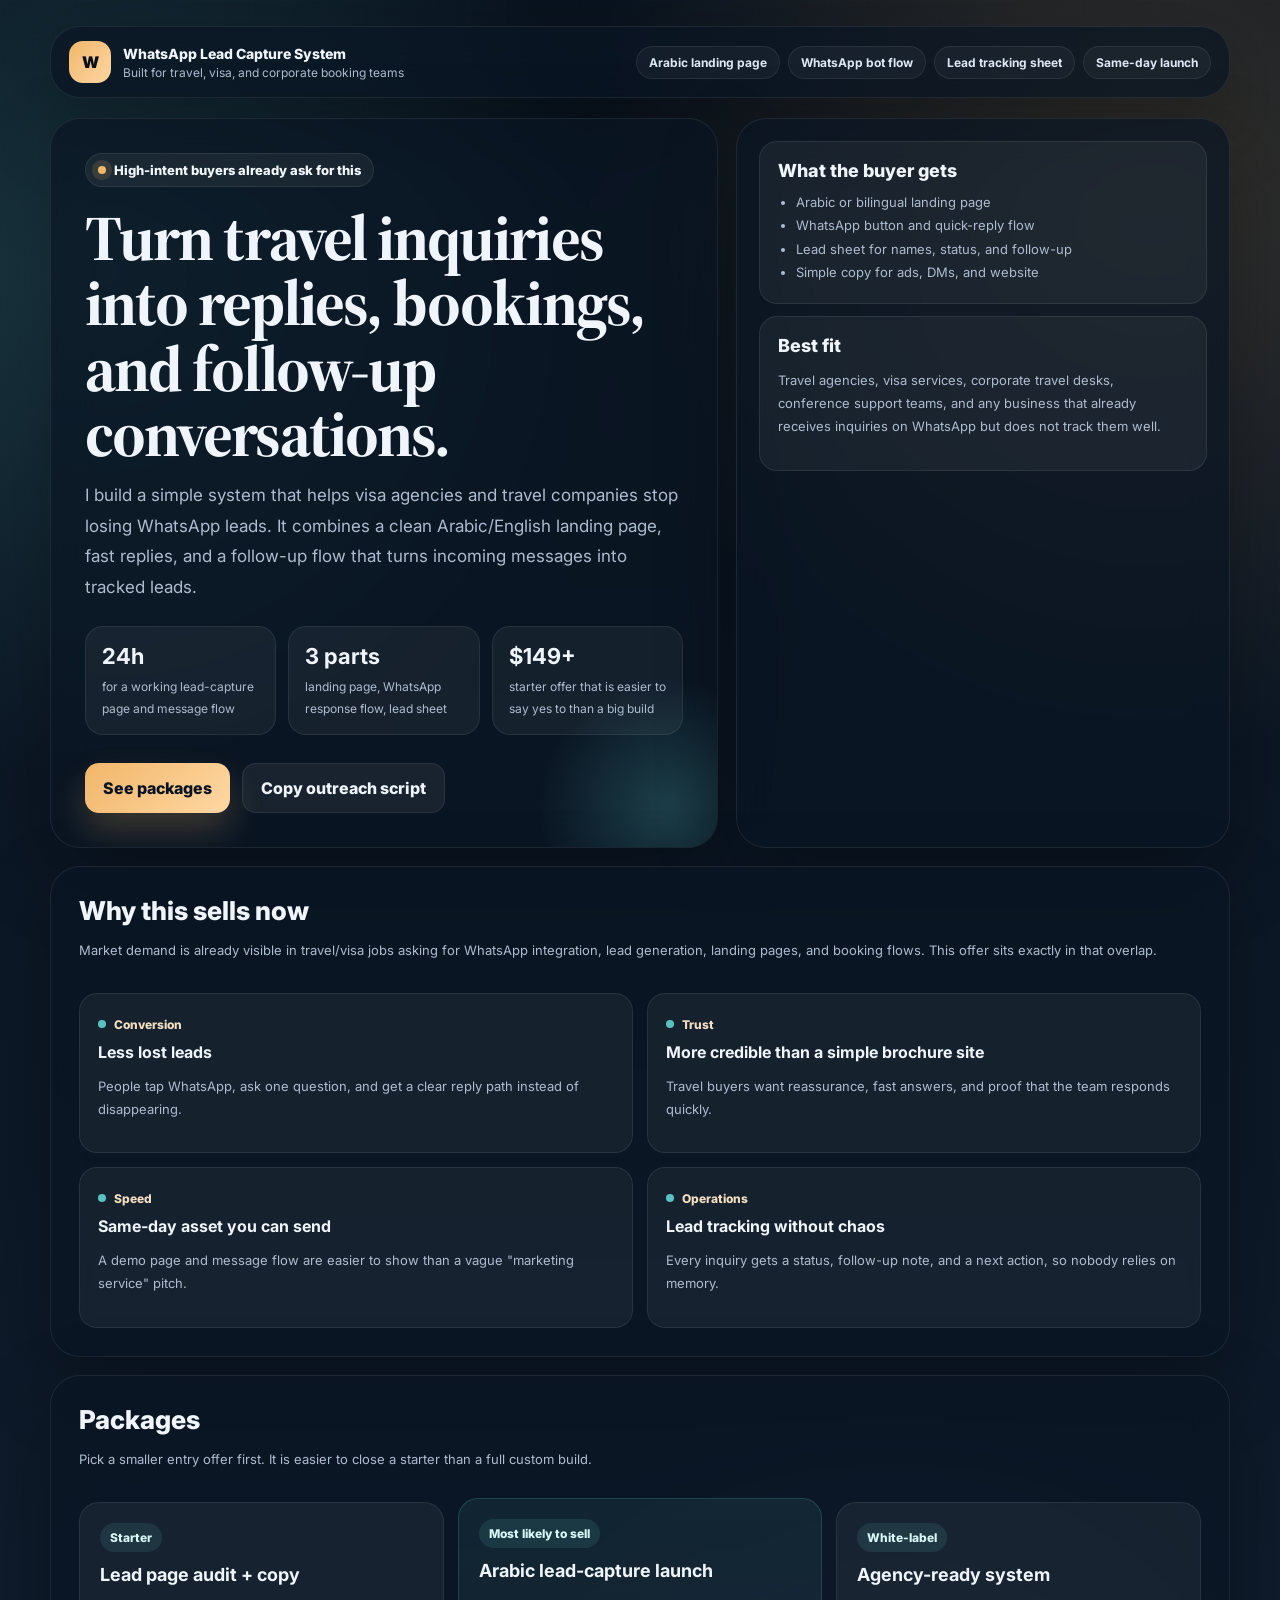
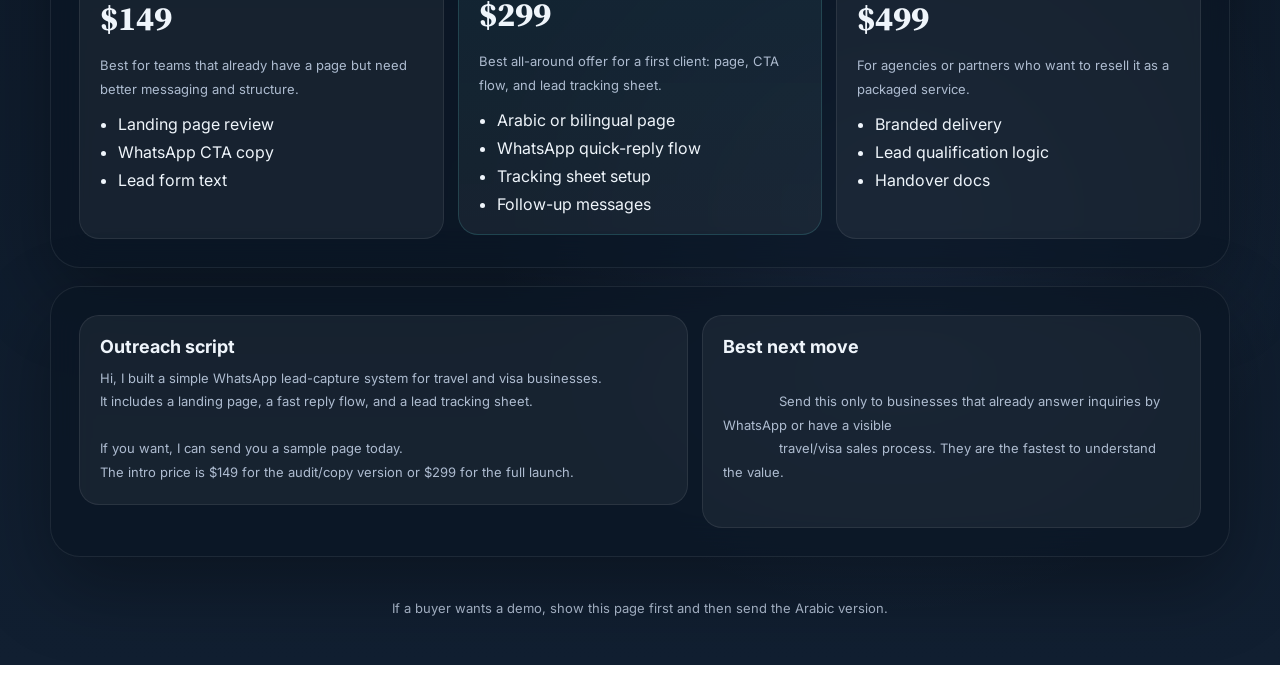
<file: index.html>
<!doctype html>
<html lang="en">
  <head>
    <meta charset="UTF-8" />
    <meta http-equiv="refresh" content="0; url=lead-capture.html" />
    <meta name="viewport" content="width=device-width, initial-scale=1.0" />
    <title>Visa Traffic Lab</title>
  </head>
  <body>
    <p>
      <a href="lead-capture.html">Open the WhatsApp lead-capture demo</a>
    </p>
  </body>
</html>
</file>
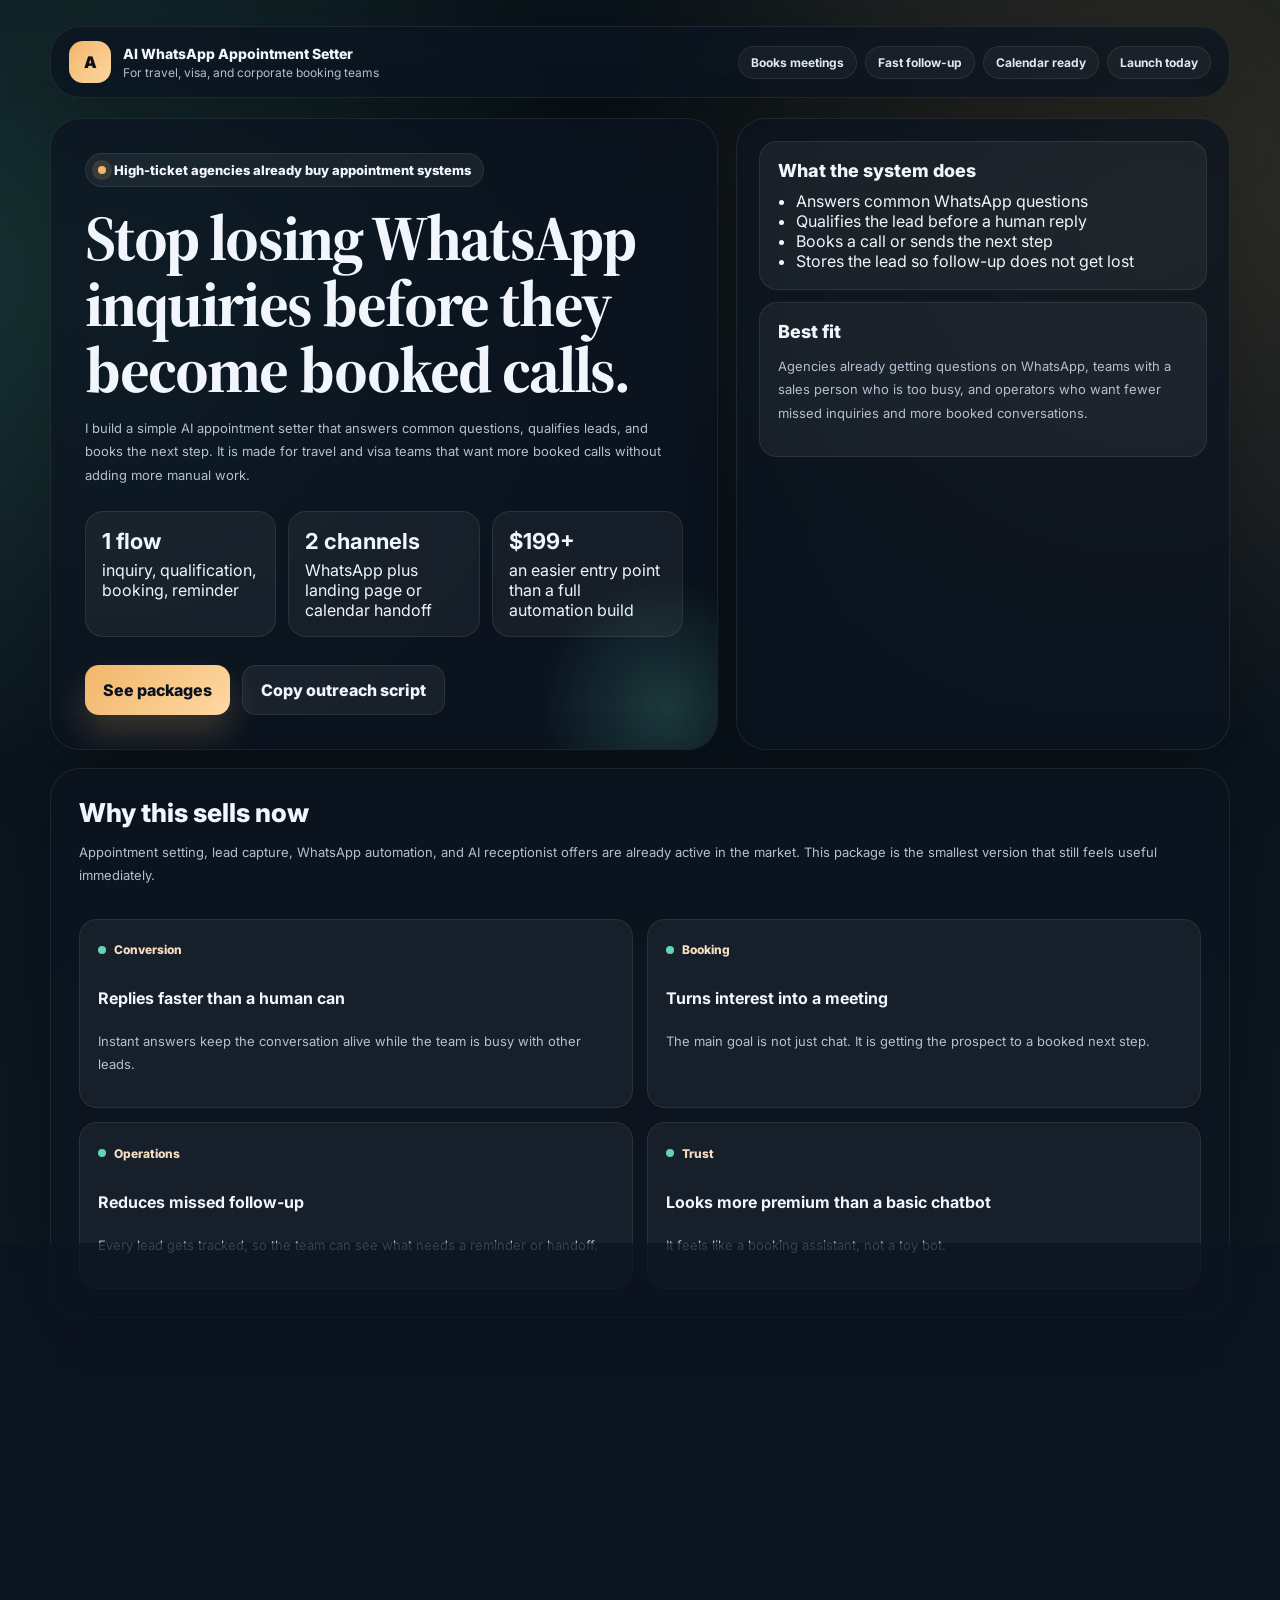
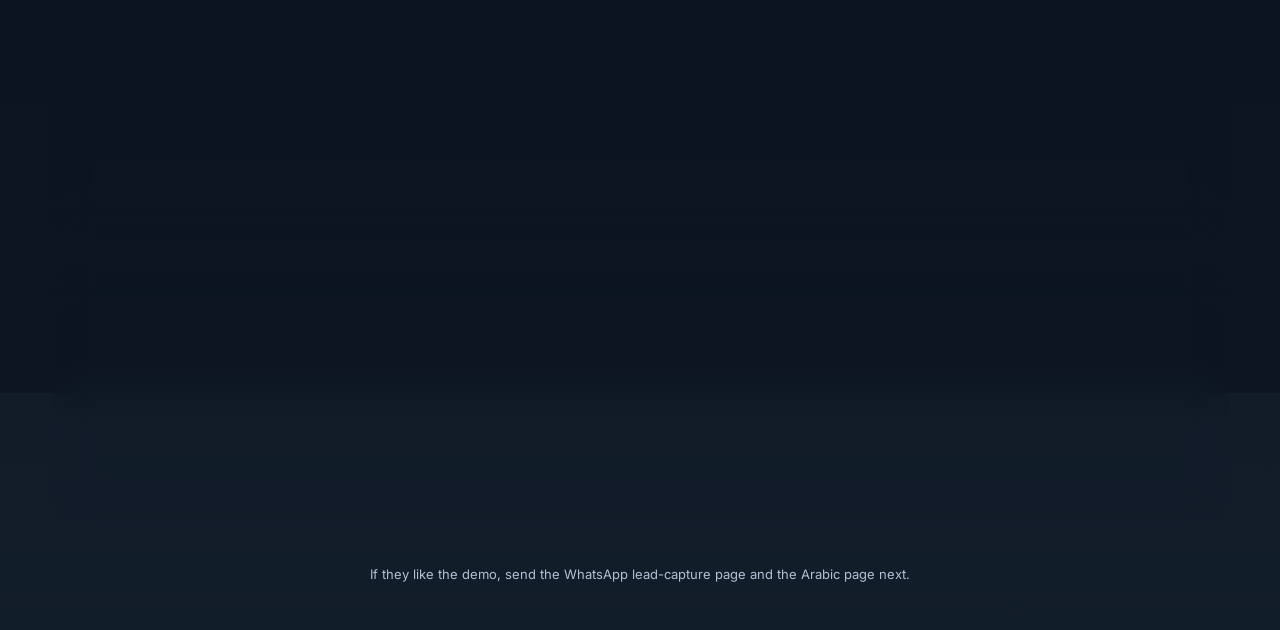
<file: appointment-setter.html>
<!doctype html>
<html lang="en">
  <head>
    <meta charset="UTF-8" />
    <meta name="viewport" content="width=device-width, initial-scale=1.0" />
    <title>AI WhatsApp Appointment Setter for Travel & Visa Teams</title>
    <link rel="preconnect" href="https://fonts.googleapis.com" />
    <link rel="preconnect" href="https://fonts.gstatic.com" crossorigin />
    <link
      href="https://fonts.googleapis.com/css2?family=Inter:wght@400;500;600;700;800;900&family=Source+Serif+4:wght@600;700;800&display=swap"
      rel="stylesheet"
    />
    <style>
      :root {
        --bg: #081219;
        --bg-2: #121d2a;
        --panel: rgba(12, 20, 31, 0.74);
        --line: rgba(255, 255, 255, 0.08);
        --text: #f0f6fb;
        --muted: #b2c0d2;
        --accent: #f1b66a;
        --accent-2: #63d3b7;
        --shadow: 0 28px 80px rgba(0, 0, 0, 0.32);
        --radius-xl: 30px;
      }

      * { box-sizing: border-box; }
      html { scroll-behavior: smooth; }
      body {
        margin: 0;
        min-height: 100vh;
        color: var(--text);
        font-family: Inter, system-ui, -apple-system, BlinkMacSystemFont, "Segoe UI", sans-serif;
        background:
          radial-gradient(circle at 8% 12%, rgba(99, 211, 183, 0.18), transparent 22%),
          radial-gradient(circle at 90% 8%, rgba(241, 182, 106, 0.18), transparent 24%),
          linear-gradient(180deg, var(--bg) 0%, var(--bg-2) 100%);
      }
      body::before {
        content: "";
        position: fixed;
        inset: 0;
        pointer-events: none;
        background-image:
          linear-gradient(rgba(255, 255, 255, 0.03) 1px, transparent 1px),
          linear-gradient(90deg, rgba(255, 255, 255, 0.03) 1px, transparent 1px);
        background-size: 36px 36px;
        mask-image: linear-gradient(180deg, rgba(0, 0, 0, 0.24), transparent 82%);
      }
      .wrap {
        width: min(1180px, calc(100% - 32px));
        margin: 0 auto;
        padding: 26px 0 40px;
        position: relative;
        z-index: 1;
      }
      .topbar, .panel {
        border-radius: var(--radius-xl);
        border: 1px solid rgba(255, 255, 255, 0.08);
        background: var(--panel);
        backdrop-filter: blur(20px);
        box-shadow: var(--shadow);
      }
      .topbar {
        display: flex; align-items: center; justify-content: space-between; gap: 16px; padding: 14px 18px;
      }
      .brand { display: flex; align-items: center; gap: 12px; }
      .mark {
        width: 42px; height: 42px; border-radius: 14px; display: grid; place-items: center; font-weight: 900;
        color: #08111c; background: linear-gradient(135deg, var(--accent), #ffd8a3);
      }
      .brand h1 { margin: 0; font-size: 14px; font-weight: 800; }
      .brand p { margin: 3px 0 0; font-size: 12px; color: var(--muted); }
      .badges { display: flex; flex-wrap: wrap; gap: 8px; }
      .badge {
        padding: 8px 12px; border-radius: 999px; border: 1px solid var(--line); background: rgba(255,255,255,0.04);
        color: #dfe9f6; font-size: 12px; font-weight: 700;
      }
      .hero { margin-top: 20px; display: grid; grid-template-columns: 1.15fr 0.85fr; gap: 18px; }
      .hero-main { padding: 34px; position: relative; overflow: hidden; }
      .hero-main::after {
        content: ""; position: absolute; inset: auto -90px -100px auto; width: 280px; height: 280px; border-radius: 50%;
        background: radial-gradient(circle, rgba(99, 211, 183, 0.2), transparent 65%);
      }
      .eyebrow {
        display: inline-flex; align-items: center; gap: 8px; padding: 8px 12px; border-radius: 999px;
        background: rgba(255,255,255,0.06); border: 1px solid rgba(255,255,255,0.08); color: #f2f7fc;
        font-size: 13px; font-weight: 800;
      }
      .dot { width: 8px; height: 8px; border-radius: 50%; background: var(--accent); box-shadow: 0 0 0 6px rgba(241,182,106,0.14); }
      h2 {
        margin: 18px 0 14px; font-family: "Source Serif 4", Georgia, serif;
        font-size: clamp(36px, 6vw, 64px); line-height: 1.03; letter-spacing: -0.03em;
      }
      .lede, .card p, .feature p, .price p, .section-head p, .script-box pre, .note p, .footer {
        color: var(--muted); line-height: 1.8; font-size: 13px;
      }
      .stat-row { display: grid; grid-template-columns: repeat(3, minmax(0, 1fr)); gap: 12px; margin-top: 24px; }
      .stat { padding: 16px; border-radius: 18px; background: rgba(255,255,255,0.05); border: 1px solid var(--line); }
      .stat strong { display: block; margin-bottom: 6px; font-size: 22px; }
      .cta-row { display: flex; flex-wrap: wrap; gap: 12px; margin-top: 28px; }
      .btn {
        display: inline-flex; align-items: center; justify-content: center; gap: 10px; padding: 14px 18px;
        border-radius: 14px; text-decoration: none; font-weight: 800;
      }
      .btn-primary { color: #08111c; background: linear-gradient(135deg, var(--accent), #ffd8a3); box-shadow: 0 18px 34px rgba(241,182,106,0.22); }
      .btn-secondary { color: var(--text); background: rgba(255,255,255,0.06); border: 1px solid var(--line); }
      .hero-side { padding: 22px; display: grid; gap: 12px; align-content: start; }
      .card, .feature, .price, .script-box, .note {
        padding: 18px; border-radius: 18px; background: rgba(255,255,255,0.05); border: 1px solid var(--line);
      }
      .card h3, .section-head h3, .script-box h4, .note h4 { margin: 0 0 10px; font-size: 18px; font-weight: 800; }
      .mini-list { margin: 0; padding-left: 18px; }
      .section { margin-top: 18px; padding: 28px; }
      .section-head { display: flex; align-items: flex-end; justify-content: space-between; gap: 16px; margin-bottom: 18px; }
      .section-head h3 { font-size: 26px; }
      .grid-2 { display: grid; grid-template-columns: repeat(2, minmax(0, 1fr)); gap: 14px; }
      .tag { display: inline-flex; align-items: center; gap: 8px; font-size: 12px; font-weight: 800; color: #f4dec1; margin-bottom: 10px; }
      .tag::before { content: ""; width: 8px; height: 8px; border-radius: 50%; background: var(--accent-2); }
      .pricing { display: grid; grid-template-columns: repeat(3, minmax(0, 1fr)); gap: 14px; }
      .label { display: inline-flex; padding: 7px 10px; border-radius: 999px; font-size: 12px; font-weight: 800; color: #d9f7f7; background: rgba(99,211,183,0.12); }
      .amount { margin: 10px 0 8px; font-family: "Source Serif 4", Georgia, serif; font-size: 34px; font-weight: 800; }
      .price ul { margin: 0; padding-left: 18px; display: grid; gap: 8px; }
      .bottom { display: grid; grid-template-columns: 1.1fr 0.9fr; gap: 14px; }
      .footer { margin-top: 22px; padding: 18px 8px 4px; text-align: center; }
      @media (max-width: 980px) {
        .hero, .bottom, .pricing, .stat-row, .grid-2 { grid-template-columns: 1fr; }
        .section-head, .topbar { flex-direction: column; align-items: flex-start; }
      }
      @media (max-width: 640px) {
        .wrap { width: min(100% - 18px, 1180px); padding: 10px 0 26px; }
        .hero-main, .section, .hero-side { padding: 22px; }
        h2 { font-size: 34px; }
        .section-head h3 { font-size: 22px; }
        .btn { width: 100%; }
      }
    </style>
  </head>
  <body>
    <div class="wrap">
      <header class="topbar panel">
        <div class="brand">
          <div class="mark">A</div>
          <div>
            <h1>AI WhatsApp Appointment Setter</h1>
            <p>For travel, visa, and corporate booking teams</p>
          </div>
        </div>
        <div class="badges">
          <div class="badge">Books meetings</div>
          <div class="badge">Fast follow-up</div>
          <div class="badge">Calendar ready</div>
          <div class="badge">Launch today</div>
        </div>
      </header>

      <section class="hero">
        <div class="hero-main panel">
          <div class="eyebrow"><span class="dot"></span> High-ticket agencies already buy appointment systems</div>
          <h2>Stop losing WhatsApp inquiries before they become booked calls.</h2>
          <p class="lede">
            I build a simple AI appointment setter that answers common questions, qualifies leads,
            and books the next step. It is made for travel and visa teams that want more booked
            calls without adding more manual work.
          </p>

          <div class="stat-row">
            <div class="stat">
              <strong>1 flow</strong>
              <span>inquiry, qualification, booking, reminder</span>
            </div>
            <div class="stat">
              <strong>2 channels</strong>
              <span>WhatsApp plus landing page or calendar handoff</span>
            </div>
            <div class="stat">
              <strong>$199+</strong>
              <span>an easier entry point than a full automation build</span>
            </div>
          </div>

          <div class="cta-row">
            <a class="btn btn-primary" href="#pricing">See packages</a>
            <a class="btn btn-secondary" href="#script">Copy outreach script</a>
          </div>
        </div>

        <aside class="hero-side panel">
          <div class="card">
            <h3>What the system does</h3>
            <ul class="mini-list">
              <li>Answers common WhatsApp questions</li>
              <li>Qualifies the lead before a human reply</li>
              <li>Books a call or sends the next step</li>
              <li>Stores the lead so follow-up does not get lost</li>
            </ul>
          </div>
          <div class="card">
            <h3>Best fit</h3>
            <p>
              Agencies already getting questions on WhatsApp, teams with a sales person who is too
              busy, and operators who want fewer missed inquiries and more booked conversations.
            </p>
          </div>
        </aside>
      </section>

      <section class="section panel">
        <div class="section-head">
          <div>
            <h3>Why this sells now</h3>
            <p>
              Appointment setting, lead capture, WhatsApp automation, and AI receptionist offers are
              already active in the market. This package is the smallest version that still feels
              useful immediately.
            </p>
          </div>
        </div>
        <div class="grid-2">
          <div class="feature">
            <div class="tag">Conversion</div>
            <h4>Replies faster than a human can</h4>
            <p>Instant answers keep the conversation alive while the team is busy with other leads.</p>
          </div>
          <div class="feature">
            <div class="tag">Booking</div>
            <h4>Turns interest into a meeting</h4>
            <p>The main goal is not just chat. It is getting the prospect to a booked next step.</p>
          </div>
          <div class="feature">
            <div class="tag">Operations</div>
            <h4>Reduces missed follow-up</h4>
            <p>Every lead gets tracked, so the team can see what needs a reminder or handoff.</p>
          </div>
          <div class="feature">
            <div class="tag">Trust</div>
            <h4>Looks more premium than a basic chatbot</h4>
            <p>It feels like a booking assistant, not a toy bot.</p>
          </div>
        </div>
      </section>

      <section class="section panel" id="pricing">
        <div class="section-head">
          <div>
            <h3>Packages</h3>
            <p>Lead with the easiest version first, then offer the full booking build after they say yes.</p>
          </div>
        </div>
        <div class="pricing">
          <article class="price">
            <span class="label">Starter</span>
            <h4>Booking script + flow</h4>
            <div class="amount">$199</div>
            <p>Best for agencies that want the wording and logic first.</p>
            <ul>
              <li>Conversation script</li>
              <li>Qualification questions</li>
              <li>Booking handoff copy</li>
            </ul>
          </article>
          <article class="price">
            <span class="label">Most likely to sell</span>
            <h4>WhatsApp appointment setup</h4>
            <div class="amount">$349</div>
            <p>Best all-around offer for a first client: booking flow, lead log, reminder text.</p>
            <ul>
              <li>WhatsApp flow</li>
              <li>Lead sheet / pipeline</li>
              <li>Reminder messages</li>
              <li>Human handoff</li>
            </ul>
          </article>
          <article class="price">
            <span class="label">White-label</span>
            <h4>Agency-ready build</h4>
            <div class="amount">$599</div>
            <p>For agencies who want to resell the appointment system under their brand.</p>
            <ul>
              <li>Branded delivery</li>
              <li>Calendar handoff</li>
              <li>Handover docs</li>
            </ul>
          </article>
        </div>
      </section>

      <section class="section panel">
        <div class="bottom">
          <div class="script-box" id="script">
            <h4>Outreach script</h4>
            <pre>Hi, I built a simple AI WhatsApp appointment setter for travel and visa businesses.
It answers common questions, qualifies the lead, and books the next step.

If you want, I can send a sample flow today.
The intro price is $199 for the script/flow version or $349 for the full setup.</pre>
          </div>
          <div class="note">
            <h4>Best next move</h4>
            <p>
              Send this to agencies that already receive WhatsApp inquiries and want more booked calls
              without adding more manual follow-up work.
            </p>
          </div>
        </div>
      </section>

      <div class="footer">If they like the demo, send the WhatsApp lead-capture page and the Arabic page next.</div>
    </div>
  </body>
</html>
</file>
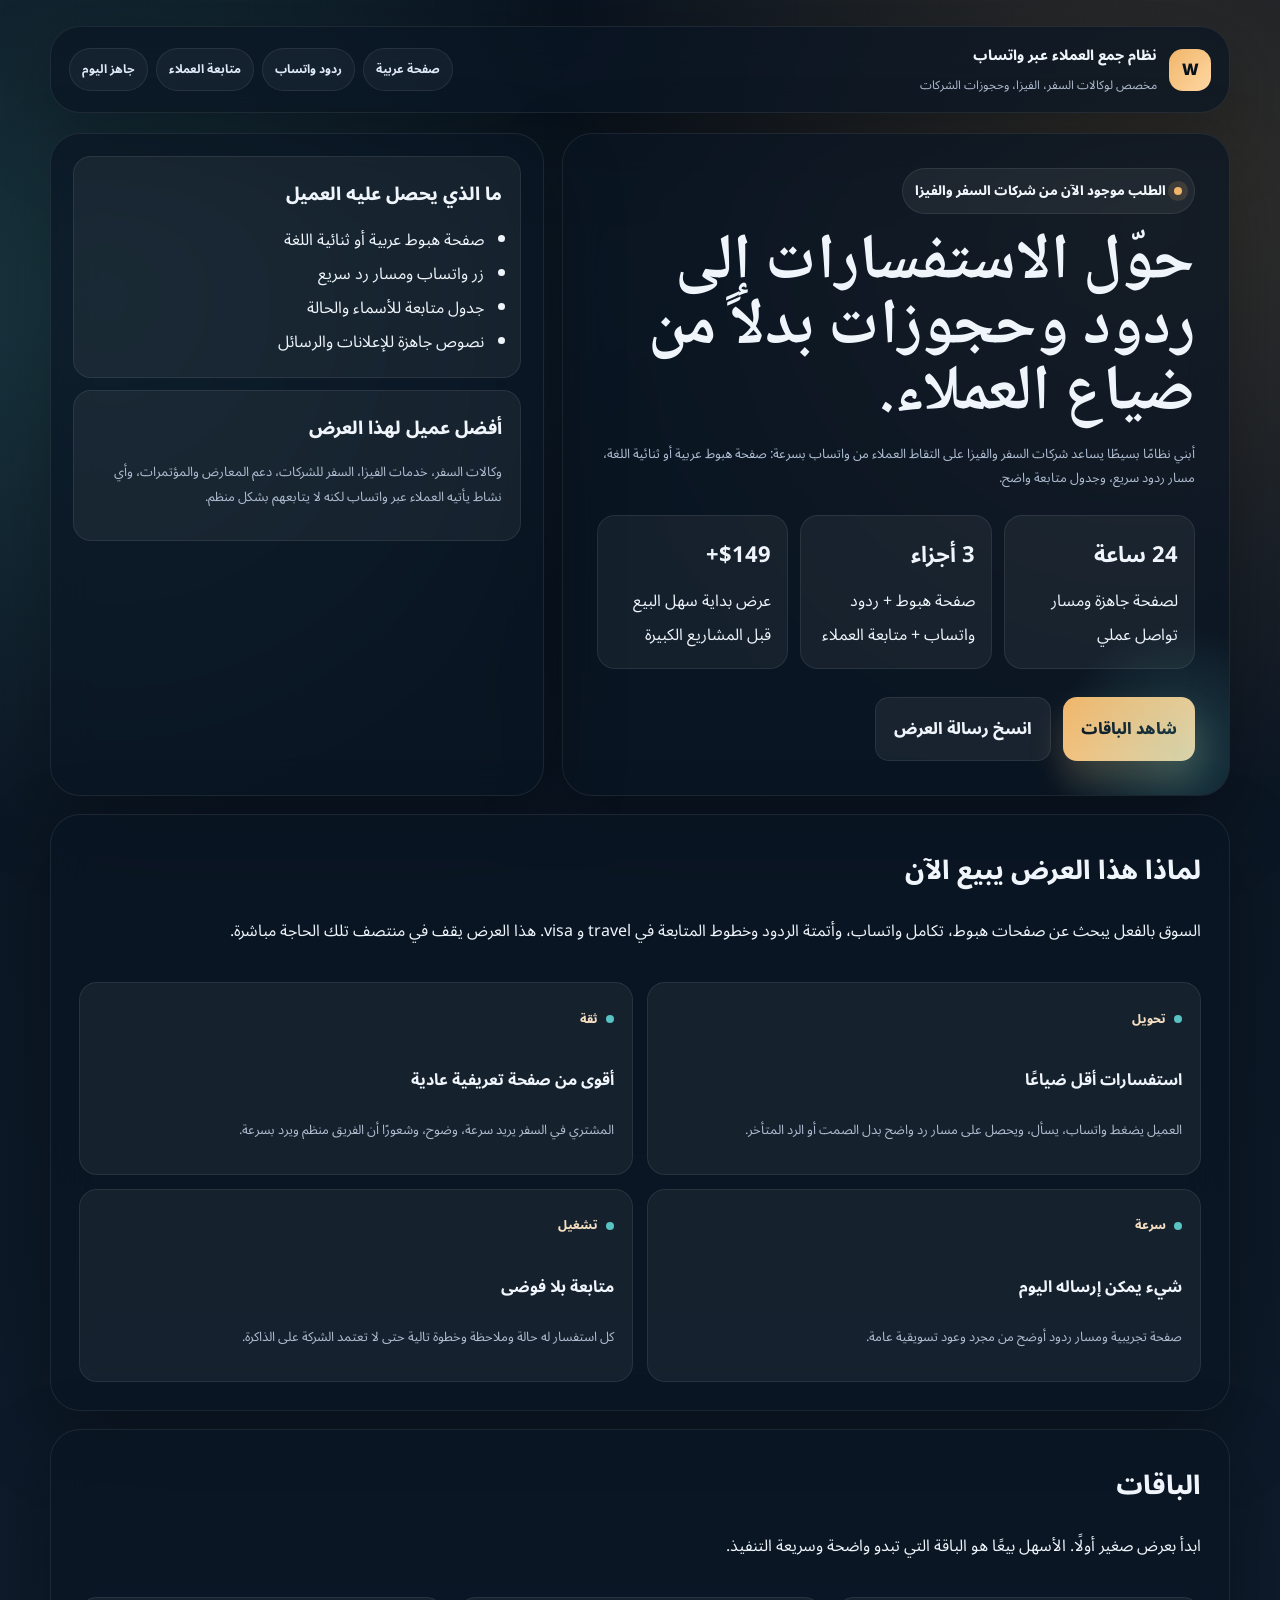
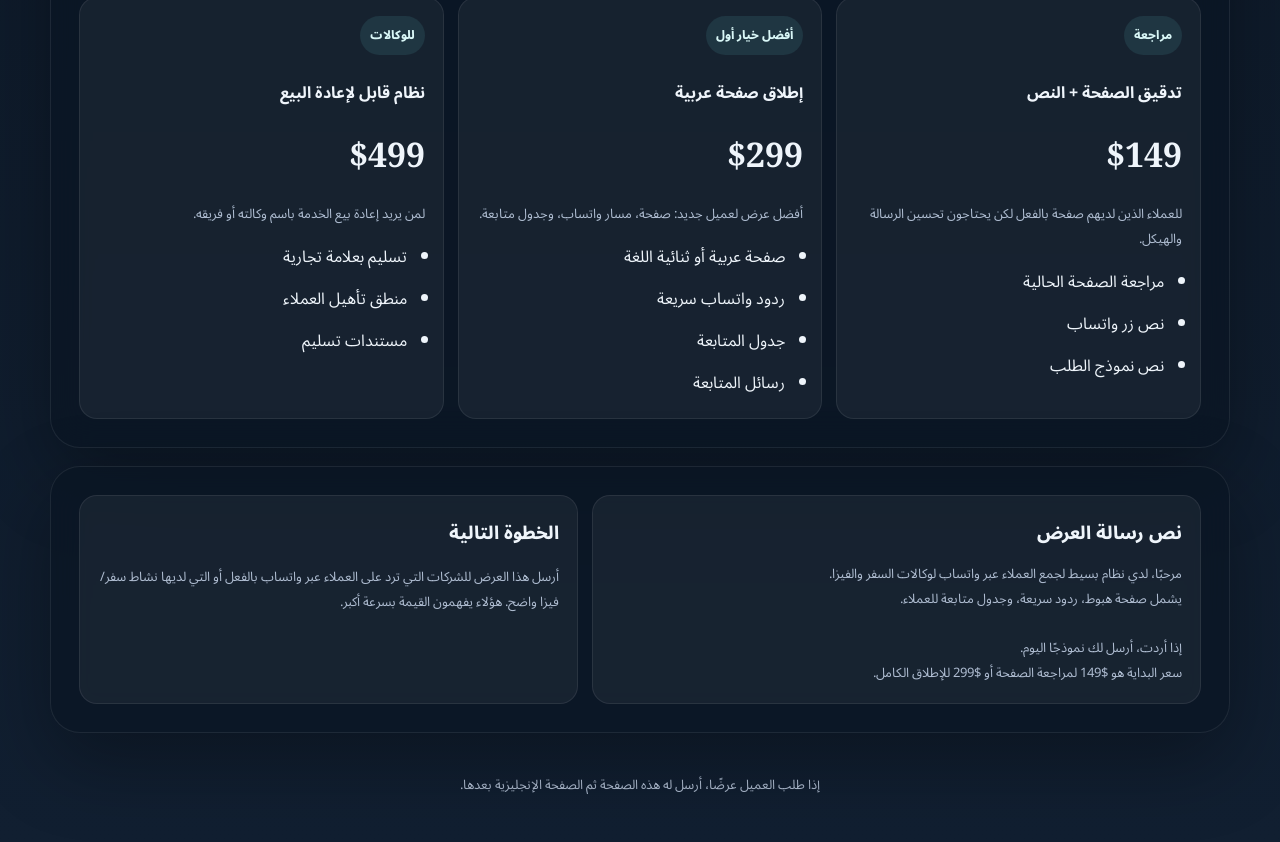
<file: lead-capture-ar.html>
<!doctype html>
<html lang="ar" dir="rtl">
  <head>
    <meta charset="UTF-8" />
    <meta name="viewport" content="width=device-width, initial-scale=1.0" />
    <title>نظام جمع العملاء عبر واتساب لوكالات السفر والفيزا</title>
    <link rel="preconnect" href="https://fonts.googleapis.com" />
    <link rel="preconnect" href="https://fonts.gstatic.com" crossorigin />
    <link
      href="https://fonts.googleapis.com/css2?family=Noto+Sans+Arabic:wght@400;500;600;700;800;900&family=Noto+Naskh+Arabic:wght@600;700;800&display=swap"
      rel="stylesheet"
    />
    <style>
      :root {
        --bg: #09131f;
        --bg-2: #111f31;
        --panel: rgba(11, 21, 35, 0.72);
        --line: rgba(255, 255, 255, 0.08);
        --text: #eff5fb;
        --muted: #aebcd0;
        --accent: #f1b66a;
        --accent-2: #59c3c3;
        --shadow: 0 28px 80px rgba(0, 0, 0, 0.32);
        --radius-xl: 30px;
      }

      * { box-sizing: border-box; }
      html { scroll-behavior: smooth; }
      body {
        margin: 0;
        min-height: 100vh;
        color: var(--text);
        font-family: "Noto Sans Arabic", system-ui, sans-serif;
        background:
          radial-gradient(circle at 8% 12%, rgba(89, 195, 195, 0.2), transparent 22%),
          radial-gradient(circle at 90% 8%, rgba(241, 182, 106, 0.18), transparent 24%),
          linear-gradient(180deg, var(--bg) 0%, var(--bg-2) 100%);
      }
      body::before {
        content: "";
        position: fixed;
        inset: 0;
        pointer-events: none;
        background-image:
          linear-gradient(rgba(255, 255, 255, 0.03) 1px, transparent 1px),
          linear-gradient(90deg, rgba(255, 255, 255, 0.03) 1px, transparent 1px);
        background-size: 36px 36px;
        mask-image: linear-gradient(180deg, rgba(0, 0, 0, 0.24), transparent 82%);
      }
      .wrap {
        width: min(1180px, calc(100% - 32px));
        margin: 0 auto;
        padding: 26px 0 40px;
        position: relative;
        z-index: 1;
      }
      .topbar, .panel {
        border-radius: var(--radius-xl);
        border: 1px solid rgba(255, 255, 255, 0.08);
        background: var(--panel);
        backdrop-filter: blur(20px);
        box-shadow: var(--shadow);
      }
      .topbar {
        display: flex;
        align-items: center;
        justify-content: space-between;
        gap: 16px;
        padding: 14px 18px;
      }
      .brand {
        display: flex;
        align-items: center;
        gap: 12px;
      }
      .mark {
        width: 42px;
        height: 42px;
        border-radius: 14px;
        display: grid;
        place-items: center;
        font-weight: 900;
        color: #08111c;
        background: linear-gradient(135deg, var(--accent), #ffd8a3);
      }
      .brand h1 { margin: 0; font-size: 14px; font-weight: 800; }
      .brand p { margin: 3px 0 0; font-size: 12px; color: var(--muted); }
      .badges { display: flex; flex-wrap: wrap; gap: 8px; }
      .badge {
        padding: 8px 12px;
        border-radius: 999px;
        border: 1px solid var(--line);
        background: rgba(255,255,255,0.04);
        color: #dfe9f6;
        font-size: 12px;
        font-weight: 700;
      }
      .hero { margin-top: 20px; display: grid; grid-template-columns: 1.15fr 0.85fr; gap: 18px; }
      .hero-main { padding: 34px; position: relative; overflow: hidden; }
      .hero-main::after {
        content: ""; position: absolute; inset: auto -90px -100px auto; width: 280px; height: 280px;
        border-radius: 50%; background: radial-gradient(circle, rgba(89,195,195,0.24), transparent 65%);
      }
      .eyebrow {
        display: inline-flex; align-items: center; gap: 8px; padding: 8px 12px; border-radius: 999px;
        background: rgba(255,255,255,0.06); border: 1px solid rgba(255,255,255,0.08);
        color: #f2f7fc; font-size: 13px; font-weight: 800;
      }
      .dot { width: 8px; height: 8px; border-radius: 50%; background: var(--accent); box-shadow: 0 0 0 6px rgba(241,182,106,0.14); }
      h2 { margin: 18px 0 14px; font-family: "Noto Naskh Arabic", serif; font-size: clamp(36px, 6vw, 64px); line-height: 1.02; }
      .lede, .card p, .feature p, .price p, .note p, .script-box pre, .footer { color: var(--muted); line-height: 1.9; font-size: 13px; }
      .stat-row { display: grid; grid-template-columns: repeat(3, minmax(0, 1fr)); gap: 12px; margin-top: 24px; }
      .stat { padding: 16px; border-radius: 18px; background: rgba(255,255,255,0.05); border: 1px solid var(--line); }
      .stat strong { display: block; margin-bottom: 6px; font-size: 22px; }
      .cta-row { display: flex; flex-wrap: wrap; gap: 12px; margin-top: 28px; }
      .btn { display: inline-flex; align-items: center; justify-content: center; gap: 10px; padding: 14px 18px; border-radius: 14px; text-decoration: none; font-weight: 800; }
      .btn-primary { color: #09131f; background: linear-gradient(135deg, var(--accent), #ffd8a3); box-shadow: 0 18px 34px rgba(241,182,106,0.22); }
      .btn-secondary { color: var(--text); background: rgba(255,255,255,0.06); border: 1px solid var(--line); }
      .hero-side { padding: 22px; display: grid; gap: 12px; align-content: start; }
      .card, .feature, .price, .script-box, .note {
        padding: 18px; border-radius: 18px; background: rgba(255,255,255,0.05); border: 1px solid var(--line);
      }
      .card h3, .section-head h3, .script-box h4, .note h4 { margin: 0 0 10px; font-size: 18px; font-weight: 800; }
      .mini-list { margin: 0; padding-right: 18px; }
      .section { margin-top: 18px; padding: 28px; }
      .section-head { display: flex; align-items: flex-end; justify-content: space-between; gap: 16px; margin-bottom: 18px; }
      .section-head h3 { font-size: 26px; }
      .grid-2 { display: grid; grid-template-columns: repeat(2, minmax(0, 1fr)); gap: 14px; }
      .tag { display: inline-flex; align-items: center; gap: 8px; font-size: 12px; font-weight: 800; color: #f4dec1; margin-bottom: 10px; }
      .tag::before { content: ""; width: 8px; height: 8px; border-radius: 50%; background: var(--accent-2); }
      .pricing { display: grid; grid-template-columns: repeat(3, minmax(0, 1fr)); gap: 14px; }
      .label { display: inline-flex; padding: 7px 10px; border-radius: 999px; font-size: 12px; font-weight: 800; color: #d9f7f7; background: rgba(89,195,195,0.12); }
      .amount { margin: 10px 0 8px; font-family: "Noto Naskh Arabic", serif; font-size: 34px; font-weight: 800; }
      .price ul { margin: 0; padding-right: 18px; display: grid; gap: 8px; }
      .bottom { display: grid; grid-template-columns: 1.1fr 0.9fr; gap: 14px; }
      .script-box pre { margin: 0; white-space: pre-wrap; font-family: inherit; }
      .footer { margin-top: 22px; padding: 18px 8px 4px; text-align: center; }
      @media (max-width: 980px) {
        .hero, .bottom, .pricing, .stat-row, .grid-2 { grid-template-columns: 1fr; }
        .section-head, .topbar { flex-direction: column; align-items: flex-start; }
      }
      @media (max-width: 640px) {
        .wrap { width: min(100% - 18px, 1180px); padding: 10px 0 26px; }
        .hero-main, .section, .hero-side { padding: 22px; }
        h2 { font-size: 34px; }
        .section-head h3 { font-size: 22px; }
        .btn { width: 100%; }
      }
    </style>
  </head>
  <body>
    <div class="wrap">
      <header class="topbar panel">
        <div class="brand">
          <div class="mark">W</div>
          <div>
            <h1>نظام جمع العملاء عبر واتساب</h1>
            <p>مخصص لوكالات السفر، الفيزا، وحجوزات الشركات</p>
          </div>
        </div>
        <div class="badges">
          <div class="badge">صفحة عربية</div>
          <div class="badge">ردود واتساب</div>
          <div class="badge">متابعة العملاء</div>
          <div class="badge">جاهز اليوم</div>
        </div>
      </header>

      <section class="hero">
        <div class="hero-main panel">
          <div class="eyebrow"><span class="dot"></span> الطلب موجود الآن من شركات السفر والفيزا</div>
          <h2>حوّل الاستفسارات إلى ردود وحجوزات بدلاً من ضياع العملاء.</h2>
          <p class="lede">
            أبني نظامًا بسيطًا يساعد شركات السفر والفيزا على التقاط العملاء من واتساب بسرعة:
            صفحة هبوط عربية أو ثنائية اللغة، مسار ردود سريع، وجدول متابعة واضح.
          </p>

          <div class="stat-row">
            <div class="stat">
              <strong>24 ساعة</strong>
              <span>لصفحة جاهزة ومسار تواصل عملي</span>
            </div>
            <div class="stat">
              <strong>3 أجزاء</strong>
              <span>صفحة هبوط + ردود واتساب + متابعة العملاء</span>
            </div>
            <div class="stat">
              <strong>$149+</strong>
              <span>عرض بداية سهل البيع قبل المشاريع الكبيرة</span>
            </div>
          </div>

          <div class="cta-row">
            <a class="btn btn-primary" href="#pricing">شاهد الباقات</a>
            <a class="btn btn-secondary" href="#script">انسخ رسالة العرض</a>
          </div>
        </div>

        <aside class="hero-side panel">
          <div class="card">
            <h3>ما الذي يحصل عليه العميل</h3>
            <ul class="mini-list">
              <li>صفحة هبوط عربية أو ثنائية اللغة</li>
              <li>زر واتساب ومسار رد سريع</li>
              <li>جدول متابعة للأسماء والحالة</li>
              <li>نصوص جاهزة للإعلانات والرسائل</li>
            </ul>
          </div>
          <div class="card">
            <h3>أفضل عميل لهذا العرض</h3>
            <p>
              وكالات السفر، خدمات الفيزا، السفر للشركات، دعم المعارض والمؤتمرات، وأي نشاط يأتيه
              العملاء عبر واتساب لكنه لا يتابعهم بشكل منظم.
            </p>
          </div>
        </aside>
      </section>

      <section class="section panel">
        <div class="section-head">
          <div>
            <h3>لماذا هذا العرض يبيع الآن</h3>
            <p>
              السوق بالفعل يبحث عن صفحات هبوط، تكامل واتساب، وأتمتة الردود وخطوط المتابعة في
              travel و visa. هذا العرض يقف في منتصف تلك الحاجة مباشرة.
            </p>
          </div>
        </div>
        <div class="grid-2">
          <div class="feature">
            <div class="tag">تحويل</div>
            <h4>استفسارات أقل ضياعًا</h4>
            <p>العميل يضغط واتساب، يسأل، ويحصل على مسار رد واضح بدل الصمت أو الرد المتأخر.</p>
          </div>
          <div class="feature">
            <div class="tag">ثقة</div>
            <h4>أقوى من صفحة تعريفية عادية</h4>
            <p>المشتري في السفر يريد سرعة، وضوح، وشعورًا أن الفريق منظم ويرد بسرعة.</p>
          </div>
          <div class="feature">
            <div class="tag">سرعة</div>
            <h4>شيء يمكن إرساله اليوم</h4>
            <p>صفحة تجريبية ومسار ردود أوضح من مجرد وعود تسويقية عامة.</p>
          </div>
          <div class="feature">
            <div class="tag">تشغيل</div>
            <h4>متابعة بلا فوضى</h4>
            <p>كل استفسار له حالة وملاحظة وخطوة تالية حتى لا تعتمد الشركة على الذاكرة.</p>
          </div>
        </div>
      </section>

      <section class="section panel" id="pricing">
        <div class="section-head">
          <div>
            <h3>الباقات</h3>
            <p>ابدأ بعرض صغير أولًا. الأسهل بيعًا هو الباقة التي تبدو واضحة وسريعة التنفيذ.</p>
          </div>
        </div>
        <div class="pricing">
          <article class="price">
            <span class="label">مراجعة</span>
            <h4>تدقيق الصفحة + النص</h4>
            <div class="amount">$149</div>
            <p>للعملاء الذين لديهم صفحة بالفعل لكن يحتاجون تحسين الرسالة والهيكل.</p>
            <ul>
              <li>مراجعة الصفحة الحالية</li>
              <li>نص زر واتساب</li>
              <li>نص نموذج الطلب</li>
            </ul>
          </article>
          <article class="price">
            <span class="label">أفضل خيار أول</span>
            <h4>إطلاق صفحة عربية</h4>
            <div class="amount">$299</div>
            <p>أفضل عرض لعميل جديد: صفحة، مسار واتساب، وجدول متابعة.</p>
            <ul>
              <li>صفحة عربية أو ثنائية اللغة</li>
              <li>ردود واتساب سريعة</li>
              <li>جدول المتابعة</li>
              <li>رسائل المتابعة</li>
            </ul>
          </article>
          <article class="price">
            <span class="label">للوكالات</span>
            <h4>نظام قابل لإعادة البيع</h4>
            <div class="amount">$499</div>
            <p>لمن يريد إعادة بيع الخدمة باسم وكالته أو فريقه.</p>
            <ul>
              <li>تسليم بعلامة تجارية</li>
              <li>منطق تأهيل العملاء</li>
              <li>مستندات تسليم</li>
            </ul>
          </article>
        </div>
      </section>

      <section class="section panel">
        <div class="bottom">
          <div class="script-box" id="script">
            <h4>نص رسالة العرض</h4>
            <pre>مرحبًا، لدي نظام بسيط لجمع العملاء عبر واتساب لوكالات السفر والفيزا.
يشمل صفحة هبوط، ردود سريعة، وجدول متابعة للعملاء.

إذا أردت، أرسل لك نموذجًا اليوم.
سعر البداية هو $149 لمراجعة الصفحة أو $299 للإطلاق الكامل.</pre>
          </div>
          <div class="note">
            <h4>الخطوة التالية</h4>
            <p>
              أرسل هذا العرض للشركات التي ترد على العملاء عبر واتساب بالفعل أو التي لديها نشاط
              سفر/فيزا واضح. هؤلاء يفهمون القيمة بسرعة أكبر.
            </p>
          </div>
        </div>
      </section>

      <div class="footer">إذا طلب العميل عرضًا، أرسل له هذه الصفحة ثم الصفحة الإنجليزية بعدها.</div>
    </div>
  </body>
</html>
</file>
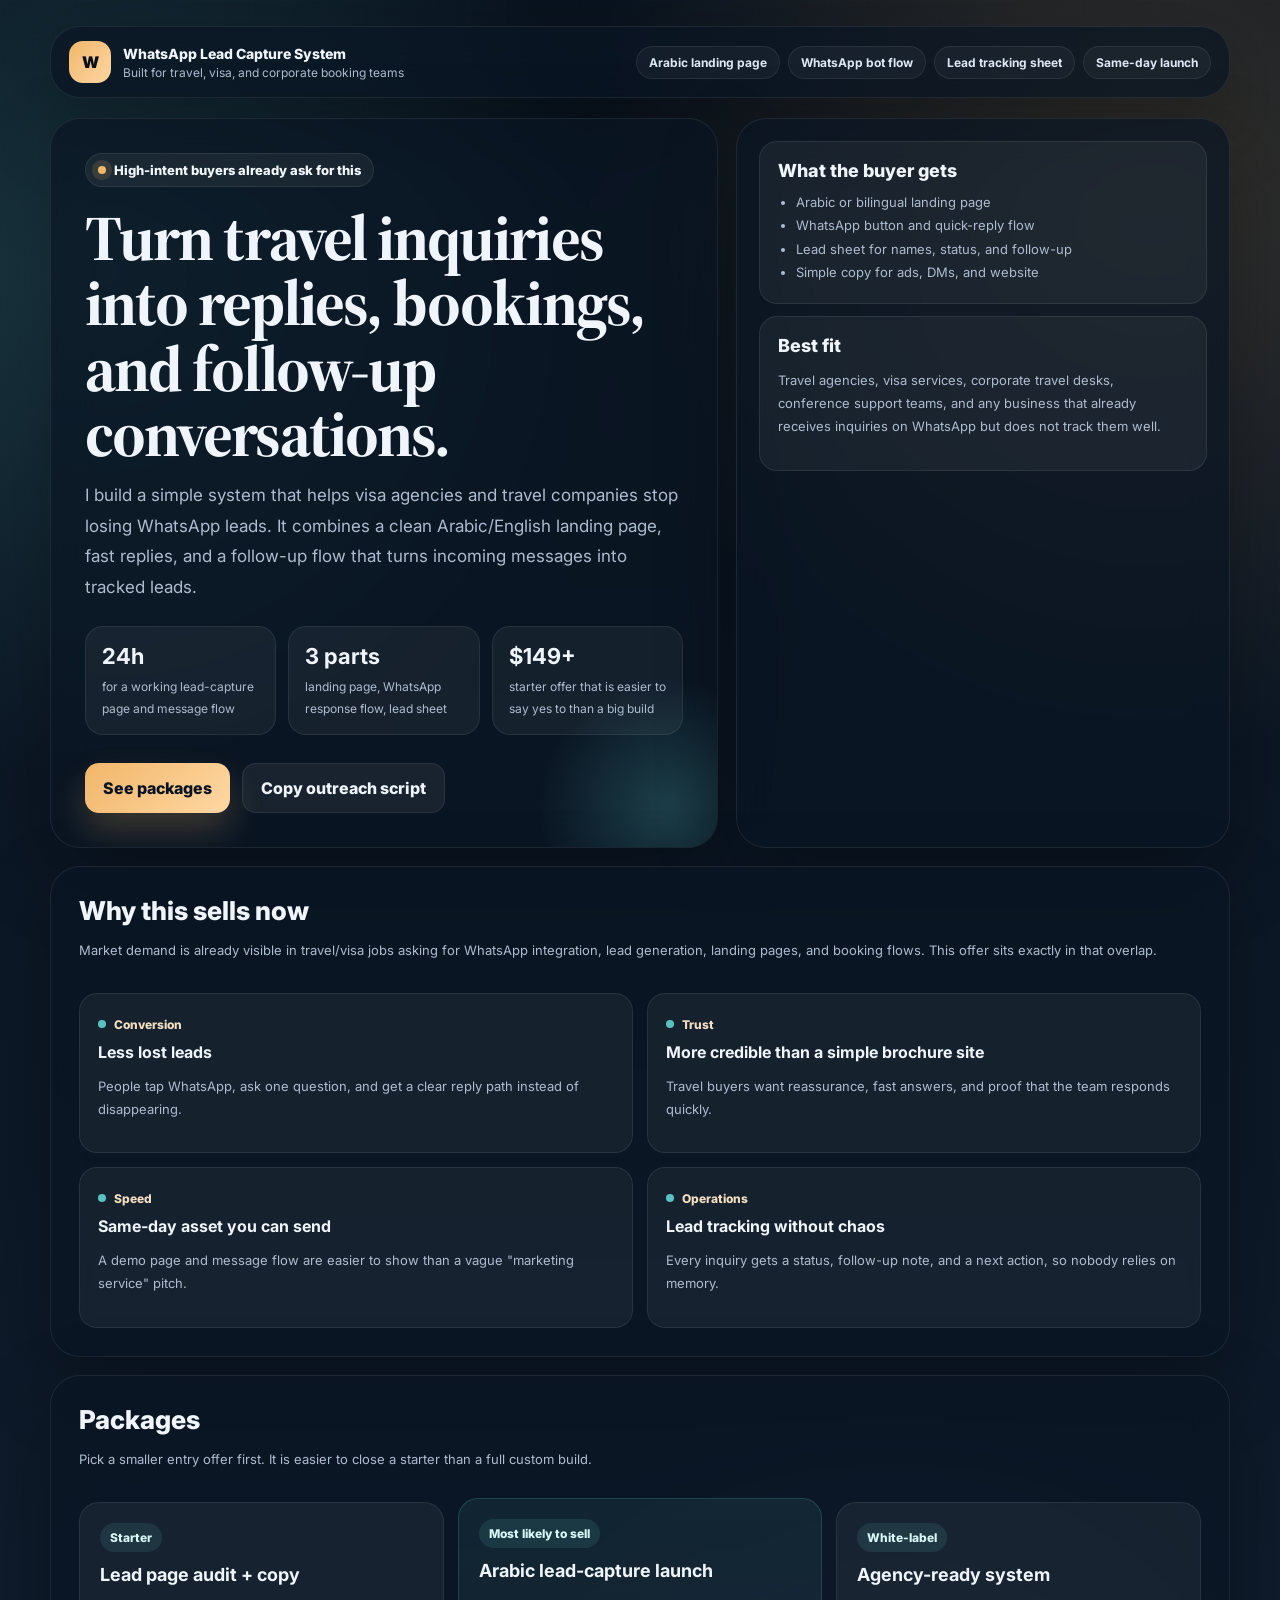
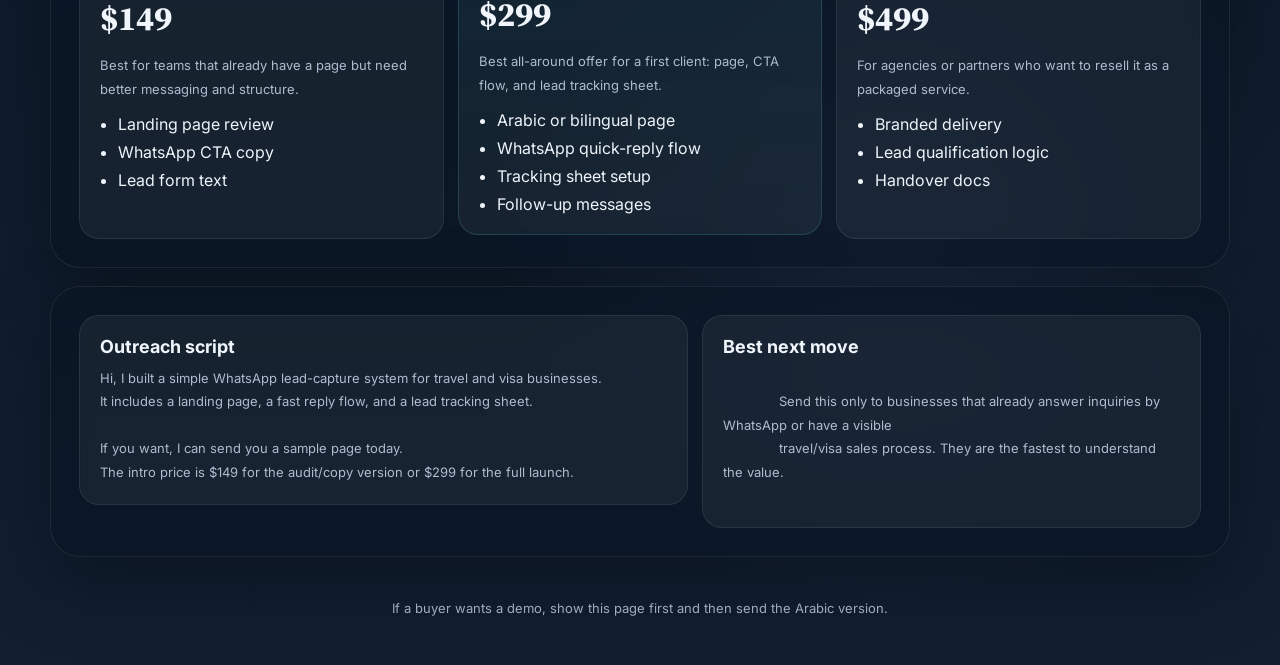
<file: lead-capture.html>
<!doctype html>
<html lang="en">
  <head>
    <meta charset="UTF-8" />
    <meta name="viewport" content="width=device-width, initial-scale=1.0" />
    <title>WhatsApp Lead Capture for Travel & Visa Agencies</title>
    <link rel="preconnect" href="https://fonts.googleapis.com" />
    <link rel="preconnect" href="https://fonts.gstatic.com" crossorigin />
    <link
      href="https://fonts.googleapis.com/css2?family=Inter:wght@400;500;600;700;800;900&family=Source+Serif+4:wght@600;700;800&display=swap"
      rel="stylesheet"
    />
    <style>
      :root {
        --bg: #09131f;
        --bg-2: #111f31;
        --panel: rgba(11, 21, 35, 0.72);
        --panel-strong: #0f1a2b;
        --line: rgba(255, 255, 255, 0.08);
        --text: #eff5fb;
        --muted: #aebcd0;
        --accent: #f1b66a;
        --accent-2: #59c3c3;
        --accent-3: #7aa7ff;
        --shadow: 0 28px 80px rgba(0, 0, 0, 0.32);
        --radius-xl: 30px;
        --radius-lg: 22px;
        --radius-md: 16px;
      }

      * {
        box-sizing: border-box;
      }

      html {
        scroll-behavior: smooth;
      }

      body {
        margin: 0;
        min-height: 100vh;
        color: var(--text);
        font-family: Inter, system-ui, -apple-system, BlinkMacSystemFont, "Segoe UI", sans-serif;
        background:
          radial-gradient(circle at 8% 12%, rgba(89, 195, 195, 0.2), transparent 22%),
          radial-gradient(circle at 90% 8%, rgba(241, 182, 106, 0.18), transparent 24%),
          radial-gradient(circle at 70% 80%, rgba(122, 167, 255, 0.12), transparent 20%),
          linear-gradient(180deg, var(--bg) 0%, var(--bg-2) 100%);
        overflow-x: hidden;
      }

      body::before {
        content: "";
        position: fixed;
        inset: 0;
        pointer-events: none;
        background-image:
          linear-gradient(rgba(255, 255, 255, 0.03) 1px, transparent 1px),
          linear-gradient(90deg, rgba(255, 255, 255, 0.03) 1px, transparent 1px);
        background-size: 36px 36px;
        mask-image: linear-gradient(180deg, rgba(0, 0, 0, 0.24), transparent 82%);
      }

      .wrap {
        width: min(1180px, calc(100% - 32px));
        margin: 0 auto;
        padding: 26px 0 40px;
        position: relative;
        z-index: 1;
      }

      .topbar {
        display: flex;
        align-items: center;
        justify-content: space-between;
        gap: 16px;
        padding: 14px 18px;
        border-radius: 999px;
        border: 1px solid rgba(255, 255, 255, 0.1);
        background: rgba(8, 16, 28, 0.64);
        backdrop-filter: blur(18px);
        box-shadow: 0 14px 28px rgba(0, 0, 0, 0.16);
      }

      .brand {
        display: flex;
        align-items: center;
        gap: 12px;
      }

      .mark {
        width: 42px;
        height: 42px;
        border-radius: 14px;
        display: grid;
        place-items: center;
        font-weight: 900;
        color: #08111c;
        background: linear-gradient(135deg, var(--accent), #ffd8a3);
      }

      .brand h1 {
        margin: 0;
        font-size: 14px;
        font-weight: 800;
      }

      .brand p {
        margin: 3px 0 0;
        font-size: 12px;
        color: var(--muted);
      }

      .badges {
        display: flex;
        flex-wrap: wrap;
        gap: 8px;
        justify-content: flex-end;
      }

      .badge {
        padding: 8px 12px;
        border-radius: 999px;
        border: 1px solid var(--line);
        background: rgba(255, 255, 255, 0.04);
        color: #dfe9f6;
        font-size: 12px;
        font-weight: 700;
      }

      .hero {
        margin-top: 20px;
        display: grid;
        grid-template-columns: 1.15fr 0.85fr;
        gap: 18px;
      }

      .panel {
        border-radius: var(--radius-xl);
        border: 1px solid rgba(255, 255, 255, 0.08);
        background: var(--panel);
        backdrop-filter: blur(20px);
        box-shadow: var(--shadow);
      }

      .hero-main {
        padding: 34px;
        position: relative;
        overflow: hidden;
      }

      .hero-main::after {
        content: "";
        position: absolute;
        inset: auto -90px -100px auto;
        width: 280px;
        height: 280px;
        border-radius: 50%;
        background: radial-gradient(circle, rgba(89, 195, 195, 0.24), transparent 65%);
        pointer-events: none;
      }

      .eyebrow {
        display: inline-flex;
        align-items: center;
        gap: 8px;
        padding: 8px 12px;
        border-radius: 999px;
        background: rgba(255, 255, 255, 0.06);
        border: 1px solid rgba(255, 255, 255, 0.08);
        color: #f2f7fc;
        font-size: 13px;
        font-weight: 800;
      }

      .dot {
        width: 8px;
        height: 8px;
        border-radius: 50%;
        background: var(--accent);
        box-shadow: 0 0 0 6px rgba(241, 182, 106, 0.14);
      }

      h2 {
        margin: 18px 0 14px;
        font-family: "Source Serif 4", Georgia, serif;
        font-size: clamp(36px, 6vw, 64px);
        line-height: 1.02;
        letter-spacing: -0.03em;
      }

      .lede {
        margin: 0;
        max-width: 720px;
        color: var(--muted);
        font-size: 17px;
        line-height: 1.8;
      }

      .stat-row {
        display: grid;
        grid-template-columns: repeat(3, minmax(0, 1fr));
        gap: 12px;
        margin-top: 24px;
      }

      .stat {
        padding: 16px;
        border-radius: 18px;
        background: rgba(255, 255, 255, 0.05);
        border: 1px solid var(--line);
      }

      .stat strong {
        display: block;
        margin-bottom: 6px;
        font-size: 22px;
      }

      .stat span {
        color: var(--muted);
        font-size: 12px;
        line-height: 1.6;
      }

      .cta-row {
        display: flex;
        flex-wrap: wrap;
        gap: 12px;
        margin-top: 28px;
      }

      .btn {
        display: inline-flex;
        align-items: center;
        justify-content: center;
        gap: 10px;
        padding: 14px 18px;
        border-radius: 14px;
        text-decoration: none;
        font-weight: 800;
      }

      .btn-primary {
        color: #09131f;
        background: linear-gradient(135deg, var(--accent), #ffd8a3);
        box-shadow: 0 18px 34px rgba(241, 182, 106, 0.22);
      }

      .btn-secondary {
        color: var(--text);
        background: rgba(255, 255, 255, 0.06);
        border: 1px solid var(--line);
      }

      .hero-side {
        padding: 22px;
        display: grid;
        gap: 12px;
        align-content: start;
      }

      .card {
        padding: 18px;
        border-radius: 18px;
        background: rgba(255, 255, 255, 0.05);
        border: 1px solid var(--line);
      }

      .card h3,
      .section-head h3 {
        margin: 0 0 10px;
        font-size: 18px;
        font-weight: 800;
      }

      .card p,
      .card li,
      .feature p,
      .price p,
      .section-head p,
      .footer {
        color: var(--muted);
        line-height: 1.8;
        font-size: 13px;
      }

      .mini-list {
        margin: 0;
        padding-left: 18px;
      }

      .section {
        margin-top: 18px;
        padding: 28px;
      }

      .section-head {
        display: flex;
        align-items: flex-end;
        justify-content: space-between;
        gap: 16px;
        margin-bottom: 18px;
      }

      .section-head h3 {
        font-size: 26px;
      }

      .grid-2 {
        display: grid;
        grid-template-columns: repeat(2, minmax(0, 1fr));
        gap: 14px;
      }

      .feature {
        padding: 18px;
        border-radius: 18px;
        background: rgba(255, 255, 255, 0.05);
        border: 1px solid var(--line);
      }

      .tag {
        display: inline-flex;
        align-items: center;
        gap: 8px;
        font-size: 12px;
        font-weight: 800;
        color: #f4dec1;
        margin-bottom: 10px;
      }

      .tag::before {
        content: "";
        width: 8px;
        height: 8px;
        border-radius: 50%;
        background: var(--accent-2);
      }

      .feature h4 {
        margin: 0 0 8px;
        font-size: 16px;
      }

      .pricing {
        display: grid;
        grid-template-columns: repeat(3, minmax(0, 1fr));
        gap: 14px;
      }

      .price {
        padding: 20px;
        border-radius: 20px;
        background: rgba(255, 255, 255, 0.05);
        border: 1px solid var(--line);
      }

      .price.featured {
        background: linear-gradient(180deg, rgba(89, 195, 195, 0.09), rgba(255, 255, 255, 0.05));
        transform: translateY(-4px);
        border-color: rgba(89, 195, 195, 0.2);
      }

      .label {
        display: inline-flex;
        padding: 7px 10px;
        border-radius: 999px;
        font-size: 12px;
        font-weight: 800;
        color: #d9f7f7;
        background: rgba(89, 195, 195, 0.12);
      }

      .price h4 {
        margin: 12px 0 6px;
        font-size: 18px;
      }

      .amount {
        margin: 10px 0 8px;
        font-family: "Source Serif 4", Georgia, serif;
        font-size: 34px;
        font-weight: 800;
      }

      .price ul {
        margin: 0;
        padding-left: 18px;
        display: grid;
        gap: 8px;
      }

      .bottom {
        display: grid;
        grid-template-columns: 1.1fr 0.9fr;
        gap: 14px;
        align-items: start;
      }

      .script-box,
      .note {
        padding: 20px;
        border-radius: 20px;
        background: rgba(255, 255, 255, 0.05);
        border: 1px solid var(--line);
      }

      .script-box h4,
      .note h4 {
        margin: 0 0 10px;
        font-size: 18px;
      }

      .script-box pre,
      .note p {
        margin: 0;
        white-space: pre-wrap;
        font-family: inherit;
        color: var(--muted);
        font-size: 13px;
        line-height: 1.8;
      }

      .footer {
        margin-top: 22px;
        padding: 18px 8px 4px;
        text-align: center;
      }

      @media (max-width: 980px) {
        .hero,
        .bottom,
        .pricing,
        .stat-row,
        .grid-2 {
          grid-template-columns: 1fr;
        }

        .section-head,
        .topbar {
          flex-direction: column;
          align-items: flex-start;
        }

        .badges {
          justify-content: flex-start;
        }
      }

      @media (max-width: 640px) {
        .wrap {
          width: min(100% - 18px, 1180px);
          padding: 10px 0 26px;
        }

        .hero-main,
        .section,
        .hero-side {
          padding: 22px;
        }

        h2 {
          font-size: 34px;
        }

        .section-head h3 {
          font-size: 22px;
        }

        .btn {
          width: 100%;
        }
      }
    </style>
  </head>
  <body>
    <div class="wrap">
      <header class="topbar panel">
        <div class="brand">
          <div class="mark">W</div>
          <div>
            <h1>WhatsApp Lead Capture System</h1>
            <p>Built for travel, visa, and corporate booking teams</p>
          </div>
        </div>
        <div class="badges">
          <div class="badge">Arabic landing page</div>
          <div class="badge">WhatsApp bot flow</div>
          <div class="badge">Lead tracking sheet</div>
          <div class="badge">Same-day launch</div>
        </div>
      </header>

      <section class="hero">
        <div class="hero-main panel">
          <div class="eyebrow"><span class="dot"></span> High-intent buyers already ask for this</div>
          <h2>Turn travel inquiries into replies, bookings, and follow-up conversations.</h2>
          <p class="lede">
            I build a simple system that helps visa agencies and travel companies stop losing WhatsApp
            leads. It combines a clean Arabic/English landing page, fast replies, and a follow-up flow
            that turns incoming messages into tracked leads.
          </p>

          <div class="stat-row">
            <div class="stat">
              <strong>24h</strong>
              <span>for a working lead-capture page and message flow</span>
            </div>
            <div class="stat">
              <strong>3 parts</strong>
              <span>landing page, WhatsApp response flow, lead sheet</span>
            </div>
            <div class="stat">
              <strong>$149+</strong>
              <span>starter offer that is easier to say yes to than a big build</span>
            </div>
          </div>

          <div class="cta-row">
            <a class="btn btn-primary" href="#pricing">See packages</a>
            <a class="btn btn-secondary" href="#script">Copy outreach script</a>
          </div>
        </div>

        <aside class="hero-side panel">
          <div class="card">
            <h3>What the buyer gets</h3>
            <ul class="mini-list">
              <li>Arabic or bilingual landing page</li>
              <li>WhatsApp button and quick-reply flow</li>
              <li>Lead sheet for names, status, and follow-up</li>
              <li>Simple copy for ads, DMs, and website</li>
            </ul>
          </div>
          <div class="card">
            <h3>Best fit</h3>
            <p>
              Travel agencies, visa services, corporate travel desks, conference support teams, and
              any business that already receives inquiries on WhatsApp but does not track them well.
            </p>
          </div>
        </aside>
      </section>

      <section class="section panel">
        <div class="section-head">
          <div>
            <h3>Why this sells now</h3>
            <p>
              Market demand is already visible in travel/visa jobs asking for WhatsApp integration,
              lead generation, landing pages, and booking flows. This offer sits exactly in that
              overlap.
            </p>
          </div>
        </div>
        <div class="grid-2">
          <div class="feature">
            <div class="tag">Conversion</div>
            <h4>Less lost leads</h4>
            <p>People tap WhatsApp, ask one question, and get a clear reply path instead of disappearing.</p>
          </div>
          <div class="feature">
            <div class="tag">Trust</div>
            <h4>More credible than a simple brochure site</h4>
            <p>Travel buyers want reassurance, fast answers, and proof that the team responds quickly.</p>
          </div>
          <div class="feature">
            <div class="tag">Speed</div>
            <h4>Same-day asset you can send</h4>
            <p>A demo page and message flow are easier to show than a vague "marketing service" pitch.</p>
          </div>
          <div class="feature">
            <div class="tag">Operations</div>
            <h4>Lead tracking without chaos</h4>
            <p>Every inquiry gets a status, follow-up note, and a next action, so nobody relies on memory.</p>
          </div>
        </div>
      </section>

      <section class="section panel" id="pricing">
        <div class="section-head">
          <div>
            <h3>Packages</h3>
            <p>Pick a smaller entry offer first. It is easier to close a starter than a full custom build.</p>
          </div>
        </div>
        <div class="pricing">
          <article class="price">
            <span class="label">Starter</span>
            <h4>Lead page audit + copy</h4>
            <div class="amount">$149</div>
            <p>Best for teams that already have a page but need better messaging and structure.</p>
            <ul>
              <li>Landing page review</li>
              <li>WhatsApp CTA copy</li>
              <li>Lead form text</li>
            </ul>
          </article>
          <article class="price featured">
            <span class="label">Most likely to sell</span>
            <h4>Arabic lead-capture launch</h4>
            <div class="amount">$299</div>
            <p>Best all-around offer for a first client: page, CTA flow, and lead tracking sheet.</p>
            <ul>
              <li>Arabic or bilingual page</li>
              <li>WhatsApp quick-reply flow</li>
              <li>Tracking sheet setup</li>
              <li>Follow-up messages</li>
            </ul>
          </article>
          <article class="price">
            <span class="label">White-label</span>
            <h4>Agency-ready system</h4>
            <div class="amount">$499</div>
            <p>For agencies or partners who want to resell it as a packaged service.</p>
            <ul>
              <li>Branded delivery</li>
              <li>Lead qualification logic</li>
              <li>Handover docs</li>
            </ul>
          </article>
        </div>
      </section>

      <section class="section panel">
        <div class="bottom">
          <div class="script-box" id="script">
            <h4>Outreach script</h4>
            <pre>Hi, I built a simple WhatsApp lead-capture system for travel and visa businesses.
It includes a landing page, a fast reply flow, and a lead tracking sheet.

If you want, I can send you a sample page today.
The intro price is $149 for the audit/copy version or $299 for the full launch.</pre>
          </div>
          <div class="note">
            <h4>Best next move</h4>
            <p>
              Send this only to businesses that already answer inquiries by WhatsApp or have a visible
              travel/visa sales process. They are the fastest to understand the value.
            </p>
          </div>
        </div>
      </section>

      <div class="footer">If a buyer wants a demo, show this page first and then send the Arabic version.</div>
    </div>
  </body>
</html>
</file>
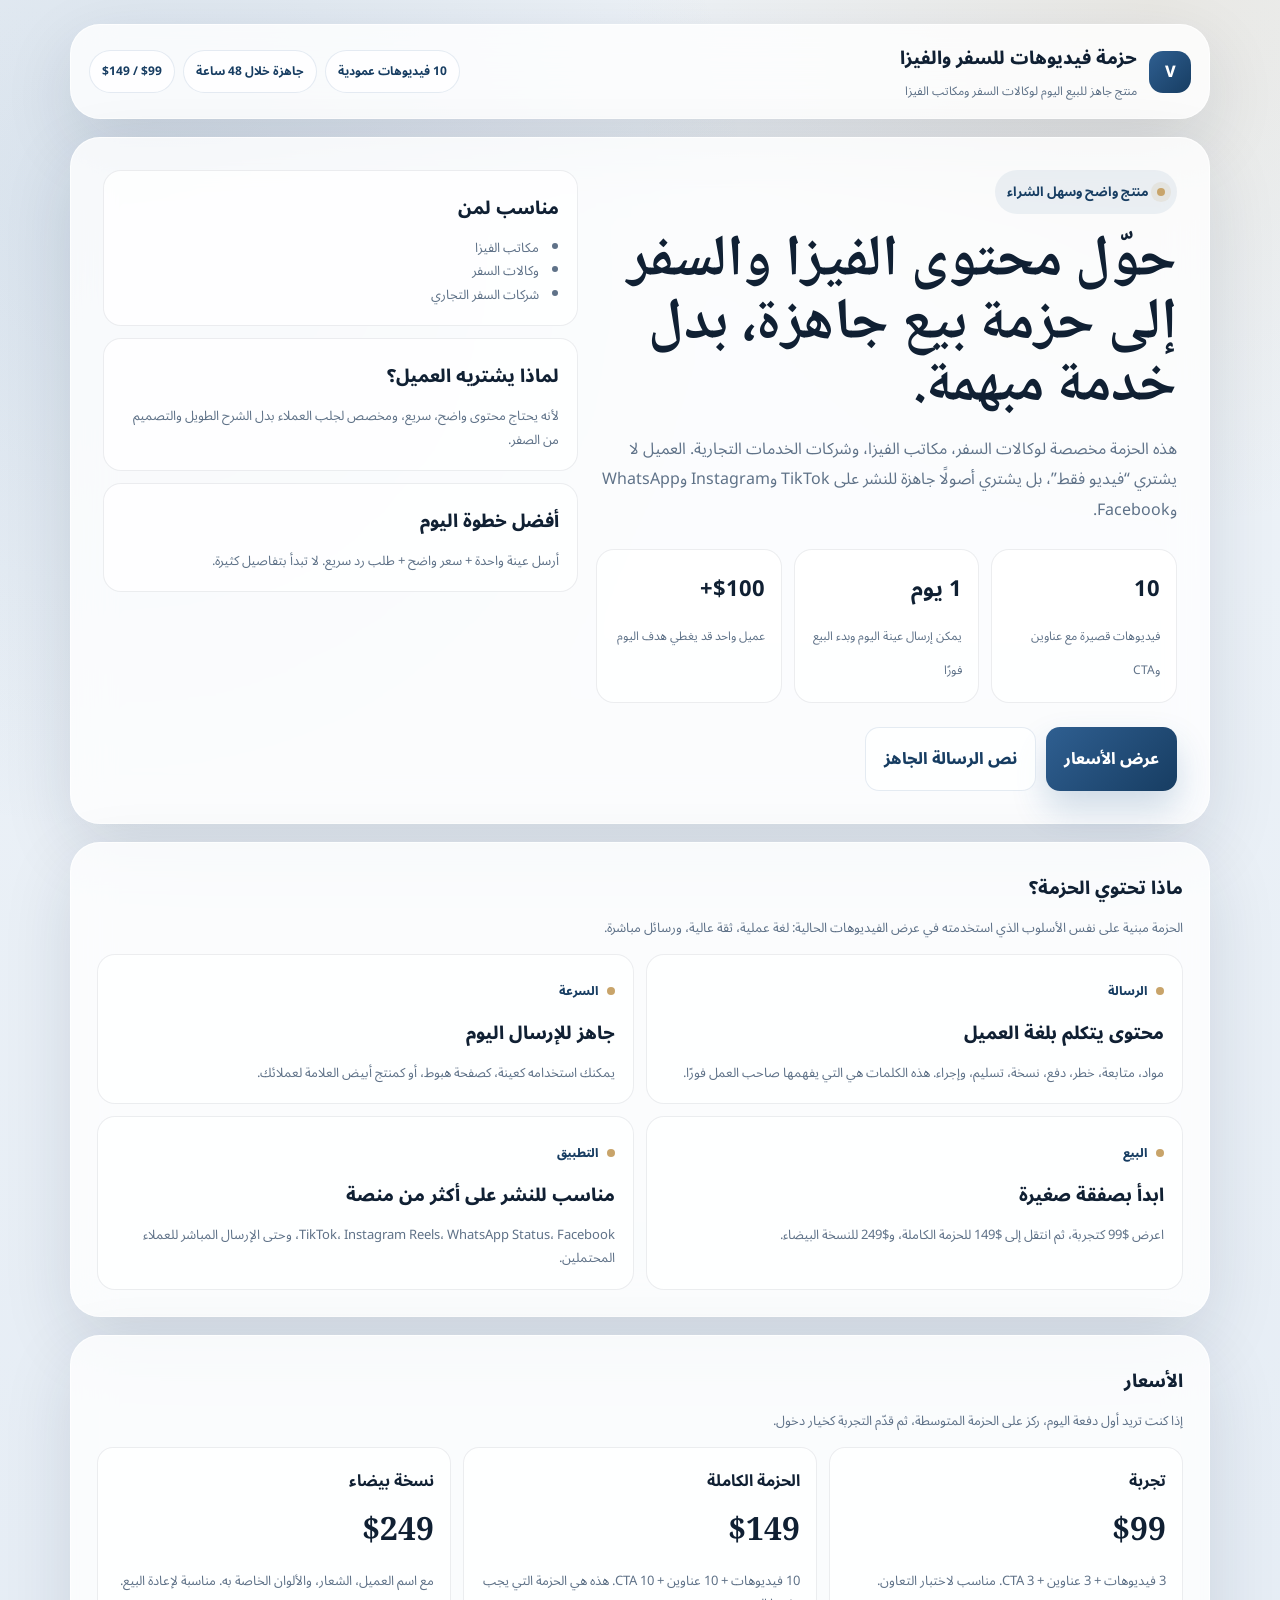
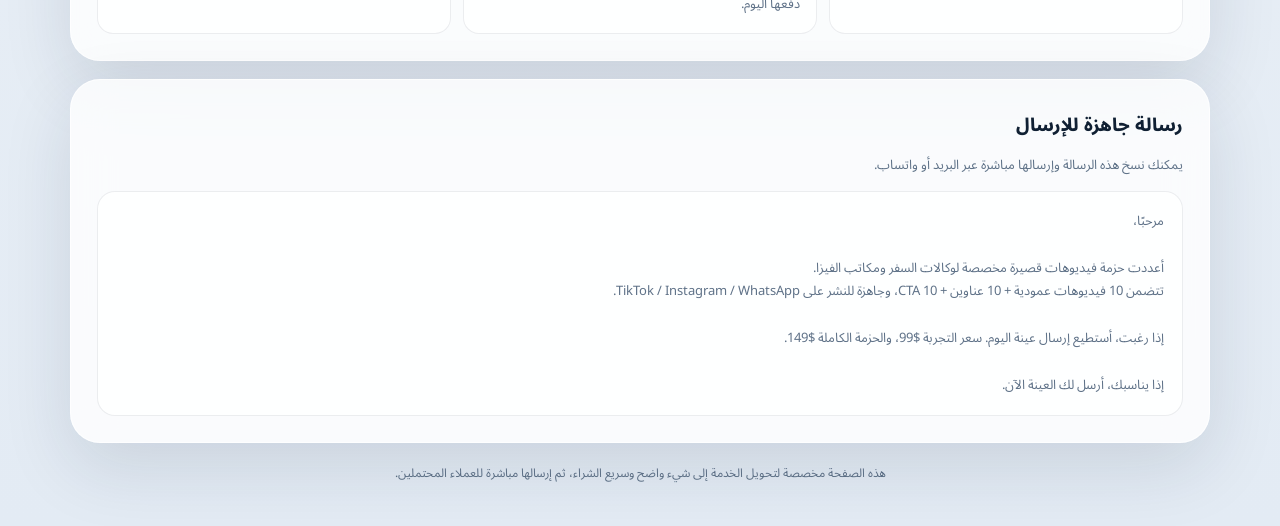
<file: offer-ar.html>
<!doctype html>
<html lang="ar" dir="rtl">
  <head>
    <meta charset="UTF-8" />
    <meta name="viewport" content="width=device-width, initial-scale=1.0" />
    <title>حزمة فيديوهات قصيرة لوكالات السفر والفيزا</title>
    <link rel="preconnect" href="https://fonts.googleapis.com" />
    <link rel="preconnect" href="https://fonts.gstatic.com" crossorigin />
    <link
      href="https://fonts.googleapis.com/css2?family=Noto+Sans+Arabic:wght@400;500;600;700;800&family=Noto+Naskh+Arabic:wght@600;700;800&display=swap"
      rel="stylesheet"
    />
    <style>
      :root {
        --bg: #eef3f8;
        --bg-2: #e3ebf4;
        --surface: rgba(255, 255, 255, 0.8);
        --line: rgba(16, 32, 51, 0.12);
        --text: #102033;
        --muted: #5f7288;
        --blue: #2f5f91;
        --blue-2: #173d62;
        --gold: #c8a46a;
        --shadow: 0 24px 70px rgba(18, 35, 58, 0.12);
        --radius-xl: 30px;
        --radius-lg: 22px;
        --radius-md: 16px;
      }

      * {
        box-sizing: border-box;
      }

      body {
        margin: 0;
        font-family: "Noto Sans Arabic", system-ui, sans-serif;
        background:
          radial-gradient(circle at 10% 10%, rgba(47, 95, 145, 0.12), transparent 28%),
          radial-gradient(circle at 90% 0%, rgba(200, 164, 106, 0.14), transparent 22%),
          linear-gradient(180deg, var(--bg) 0%, var(--bg-2) 100%);
        color: var(--text);
        min-height: 100vh;
      }

      .wrap {
        width: min(1140px, calc(100% - 28px));
        margin: 0 auto;
        padding: 24px 0 40px;
      }

      .panel {
        background: var(--surface);
        border: 1px solid rgba(255, 255, 255, 0.72);
        backdrop-filter: blur(20px);
        box-shadow: var(--shadow);
        border-radius: var(--radius-xl);
      }

      .topbar {
        display: flex;
        align-items: center;
        justify-content: space-between;
        gap: 12px;
        padding: 14px 18px;
      }

      .brand {
        display: flex;
        align-items: center;
        gap: 12px;
      }

      .mark {
        width: 42px;
        height: 42px;
        border-radius: 14px;
        display: grid;
        place-items: center;
        background: linear-gradient(135deg, var(--blue), var(--blue-2));
        color: #fff;
        font-weight: 800;
      }

      .brand h1 {
        margin: 0;
        font-size: 18px;
        font-weight: 800;
      }

      .brand p {
        margin: 2px 0 0;
        font-size: 12px;
        color: var(--muted);
      }

      .badge-row {
        display: flex;
        flex-wrap: wrap;
        gap: 8px;
        justify-content: flex-start;
      }

      .badge {
        padding: 8px 12px;
        border-radius: 999px;
        border: 1px solid rgba(47, 95, 145, 0.12);
        background: rgba(255, 255, 255, 0.76);
        color: var(--blue-2);
        font-size: 12px;
        font-weight: 700;
      }

      .hero {
        margin-top: 18px;
        padding: 32px;
        display: grid;
        grid-template-columns: 1.1fr 0.9fr;
        gap: 18px;
      }

      .eyebrow {
        display: inline-flex;
        align-items: center;
        gap: 8px;
        padding: 8px 12px;
        border-radius: 999px;
        background: rgba(47, 95, 145, 0.08);
        color: var(--blue-2);
        font-size: 13px;
        font-weight: 700;
      }

      .dot {
        width: 8px;
        height: 8px;
        border-radius: 50%;
        background: var(--gold);
        box-shadow: 0 0 0 6px rgba(200, 164, 106, 0.14);
      }

      h2 {
        margin: 18px 0 14px;
        font-family: "Noto Naskh Arabic", serif;
        font-size: clamp(34px, 5vw, 58px);
        line-height: 1.08;
      }

      .lede {
        margin: 0;
        color: var(--muted);
        font-size: 16px;
        line-height: 1.9;
      }

      .stat-row,
      .grid-2 {
        display: grid;
        gap: 12px;
      }

      .stat-row {
        margin-top: 24px;
        grid-template-columns: repeat(3, 1fr);
      }

      .stat,
      .feature,
      .side-card,
      .pricing {
        border-radius: 18px;
        border: 1px solid rgba(16, 32, 51, 0.08);
        background: rgba(255, 255, 255, 0.78);
      }

      .stat {
        padding: 16px;
      }

      .stat strong {
        display: block;
        font-size: 22px;
        margin-bottom: 6px;
      }

      .stat span {
        font-size: 12px;
        color: var(--muted);
        line-height: 1.6;
      }

      .cta-row {
        display: flex;
        flex-wrap: wrap;
        gap: 10px;
        margin-top: 24px;
      }

      .btn {
        display: inline-flex;
        align-items: center;
        justify-content: center;
        padding: 14px 18px;
        border-radius: 14px;
        font-weight: 800;
        text-decoration: none;
      }

      .btn-primary {
        background: linear-gradient(135deg, var(--blue), var(--blue-2));
        color: #fff;
        box-shadow: 0 18px 34px rgba(47, 95, 145, 0.22);
      }

      .btn-secondary {
        background: rgba(255, 255, 255, 0.74);
        color: var(--blue-2);
        border: 1px solid rgba(47, 95, 145, 0.12);
      }

      .side {
        display: grid;
        gap: 12px;
        align-content: start;
      }

      .side-card {
        padding: 18px;
      }

      .side-card h3,
      .section h3 {
        margin: 0 0 10px;
        font-size: 18px;
        font-weight: 800;
      }

      .side-card p,
      .side-card li,
      .feature p,
      .pricing p,
      .section p {
        margin: 0;
        color: var(--muted);
        line-height: 1.8;
        font-size: 13px;
      }

      .list {
        margin: 0;
        padding: 0 20px 0 0;
      }

      .section {
        margin-top: 18px;
        padding: 26px;
      }

      .section-head {
        margin-bottom: 14px;
      }

      .grid-2 {
        grid-template-columns: repeat(2, 1fr);
      }

      .feature {
        padding: 18px;
      }

      .tag {
        display: inline-flex;
        align-items: center;
        gap: 8px;
        margin-bottom: 10px;
        font-size: 12px;
        font-weight: 800;
        color: var(--blue-2);
      }

      .tag::before {
        content: "";
        width: 8px;
        height: 8px;
        border-radius: 50%;
        background: var(--gold);
      }

      .pricing {
        padding: 18px;
        background: linear-gradient(180deg, rgba(47, 95, 145, 0.08), rgba(255, 255, 255, 0.96));
      }

      .pricing strong {
        display: block;
        font-size: 18px;
        margin-bottom: 6px;
      }

      .price {
        display: grid;
        grid-template-columns: repeat(3, 1fr);
        gap: 12px;
        margin-top: 14px;
      }

      .price-card {
        padding: 16px;
        border-radius: 16px;
        background: rgba(255, 255, 255, 0.78);
        border: 1px solid rgba(16, 32, 51, 0.08);
      }

      .amount {
        font-family: "Noto Naskh Arabic", serif;
        font-size: 32px;
        font-weight: 800;
        margin: 8px 0 10px;
      }

      .footer {
        margin-top: 18px;
        text-align: center;
        color: var(--muted);
        font-size: 12px;
      }

      @media (max-width: 980px) {
        .hero,
        .grid-2,
        .price,
        .stat-row {
          grid-template-columns: 1fr;
        }

        .topbar {
          flex-direction: column;
          align-items: flex-start;
        }
      }

      @media (max-width: 720px) {
        .wrap {
          width: min(100% - 18px, 1140px);
          padding-top: 12px;
        }

        .hero,
        .section {
          padding: 20px;
        }

        .btn {
          width: 100%;
        }

        .cta-row {
          display: grid;
        }
      }
    </style>
  </head>
  <body>
    <div class="wrap">
      <header class="panel topbar">
        <div class="brand">
          <div class="mark">V</div>
          <div>
            <h1>حزمة فيديوهات للسفر والفيزا</h1>
            <p>منتج جاهز للبيع اليوم لوكالات السفر ومكاتب الفيزا</p>
          </div>
        </div>
        <div class="badge-row">
          <div class="badge">10 فيديوهات عمودية</div>
          <div class="badge">جاهزة خلال 48 ساعة</div>
          <div class="badge">$99 / $149</div>
        </div>
      </header>

      <section class="panel hero">
        <div>
          <div class="eyebrow"><span class="dot"></span> منتج واضح وسهل الشراء</div>
          <h2>حوّل محتوى الفيزا والسفر إلى حزمة بيع جاهزة، بدل خدمة مبهمة.</h2>
          <p class="lede">
            هذه الحزمة مخصصة لوكالات السفر، مكاتب الفيزا، وشركات الخدمات التجارية.
            العميل لا يشتري “فيديو فقط”، بل يشتري أصولًا جاهزة للنشر على TikTok وInstagram وWhatsApp وFacebook.
          </p>

          <div class="stat-row">
            <div class="stat">
              <strong>10</strong>
              <span>فيديوهات قصيرة مع عناوين وCTA</span>
            </div>
            <div class="stat">
              <strong>1 يوم</strong>
              <span>يمكن إرسال عينة اليوم وبدء البيع فورًا</span>
            </div>
            <div class="stat">
              <strong>$100+</strong>
              <span>عميل واحد قد يغطي هدف اليوم</span>
            </div>
          </div>

          <div class="cta-row">
            <a class="btn btn-primary" href="#pricing">عرض الأسعار</a>
            <a class="btn btn-secondary" href="#contact">نص الرسالة الجاهز</a>
          </div>
        </div>

        <aside class="side">
          <div class="side-card">
            <h3>مناسب لمن</h3>
            <ul class="list">
              <li>مكاتب الفيزا</li>
              <li>وكالات السفر</li>
              <li>شركات السفر التجاري</li>
            </ul>
          </div>
          <div class="side-card">
            <h3>لماذا يشتريه العميل؟</h3>
            <p>لأنه يحتاج محتوى واضح، سريع، ومخصص لجلب العملاء بدل الشرح الطويل والتصميم من الصفر.</p>
          </div>
          <div class="side-card">
            <h3>أفضل خطوة اليوم</h3>
            <p>أرسل عينة واحدة + سعر واضح + طلب رد سريع. لا تبدأ بتفاصيل كثيرة.</p>
          </div>
        </aside>
      </section>

      <section class="panel section">
        <div class="section-head">
          <h3>ماذا تحتوي الحزمة؟</h3>
          <p>الحزمة مبنية على نفس الأسلوب الذي استخدمته في عرض الفيديوهات الحالية: لغة عملية، ثقة عالية، ورسائل مباشرة.</p>
        </div>
        <div class="grid-2">
          <div class="feature">
            <div class="tag">الرسالة</div>
            <h3>محتوى يتكلم بلغة العميل</h3>
            <p>مواد، متابعة، خطر، دفع، نسخة، تسليم، وإجراء. هذه الكلمات هي التي يفهمها صاحب العمل فورًا.</p>
          </div>
          <div class="feature">
            <div class="tag">السرعة</div>
            <h3>جاهز للإرسال اليوم</h3>
            <p>يمكنك استخدامه كعينة، كصفحة هبوط، أو كمنتج أبيض العلامة لعملائك.</p>
          </div>
          <div class="feature">
            <div class="tag">البيع</div>
            <h3>ابدأ بصفقة صغيرة</h3>
            <p>اعرض $99 كتجربة، ثم انتقل إلى $149 للحزمة الكاملة، و$249 للنسخة البيضاء.</p>
          </div>
          <div class="feature">
            <div class="tag">التطبيق</div>
            <h3>مناسب للنشر على أكثر من منصة</h3>
            <p>TikTok، Instagram Reels، WhatsApp Status، Facebook، وحتى الإرسال المباشر للعملاء المحتملين.</p>
          </div>
        </div>
      </section>

      <section id="pricing" class="panel section">
        <div class="section-head">
          <h3>الأسعار</h3>
          <p>إذا كنت تريد أول دفعة اليوم، ركز على الحزمة المتوسطة، ثم قدّم التجربة كخيار دخول.</p>
        </div>
        <div class="price">
          <div class="price-card">
            <strong>تجربة</strong>
            <div class="amount">$99</div>
            <p>3 فيديوهات + 3 عناوين + 3 CTA. مناسب لاختبار التعاون.</p>
          </div>
          <div class="price-card">
            <strong>الحزمة الكاملة</strong>
            <div class="amount">$149</div>
            <p>10 فيديوهات + 10 عناوين + 10 CTA. هذه هي الحزمة التي يجب دفعها اليوم.</p>
          </div>
          <div class="price-card">
            <strong>نسخة بيضاء</strong>
            <div class="amount">$249</div>
            <p>مع اسم العميل، الشعار، والألوان الخاصة به. مناسبة لإعادة البيع.</p>
          </div>
        </div>
      </section>

      <section id="contact" class="panel section">
        <div class="section-head">
          <h3>رسالة جاهزة للإرسال</h3>
          <p>يمكنك نسخ هذه الرسالة وإرسالها مباشرة عبر البريد أو واتساب.</p>
        </div>
        <div class="side-card">
          <p>
            مرحبًا،<br /><br />
            أعددت حزمة فيديوهات قصيرة مخصصة لوكالات السفر ومكاتب الفيزا.<br />
            تتضمن 10 فيديوهات عمودية + 10 عناوين + 10 CTA، وجاهزة للنشر على TikTok / Instagram / WhatsApp.<br /><br />
            إذا رغبت، أستطيع إرسال عينة اليوم. سعر التجربة $99، والحزمة الكاملة $149.<br /><br />
            إذا يناسبك، أرسل لك العينة الآن.
          </p>
        </div>
      </section>

      <div class="footer">هذه الصفحة مخصصة لتحويل الخدمة إلى شيء واضح وسريع الشراء، ثم إرسالها مباشرة للعملاء المحتملين.</div>
    </div>
  </body>
</html>
</file>
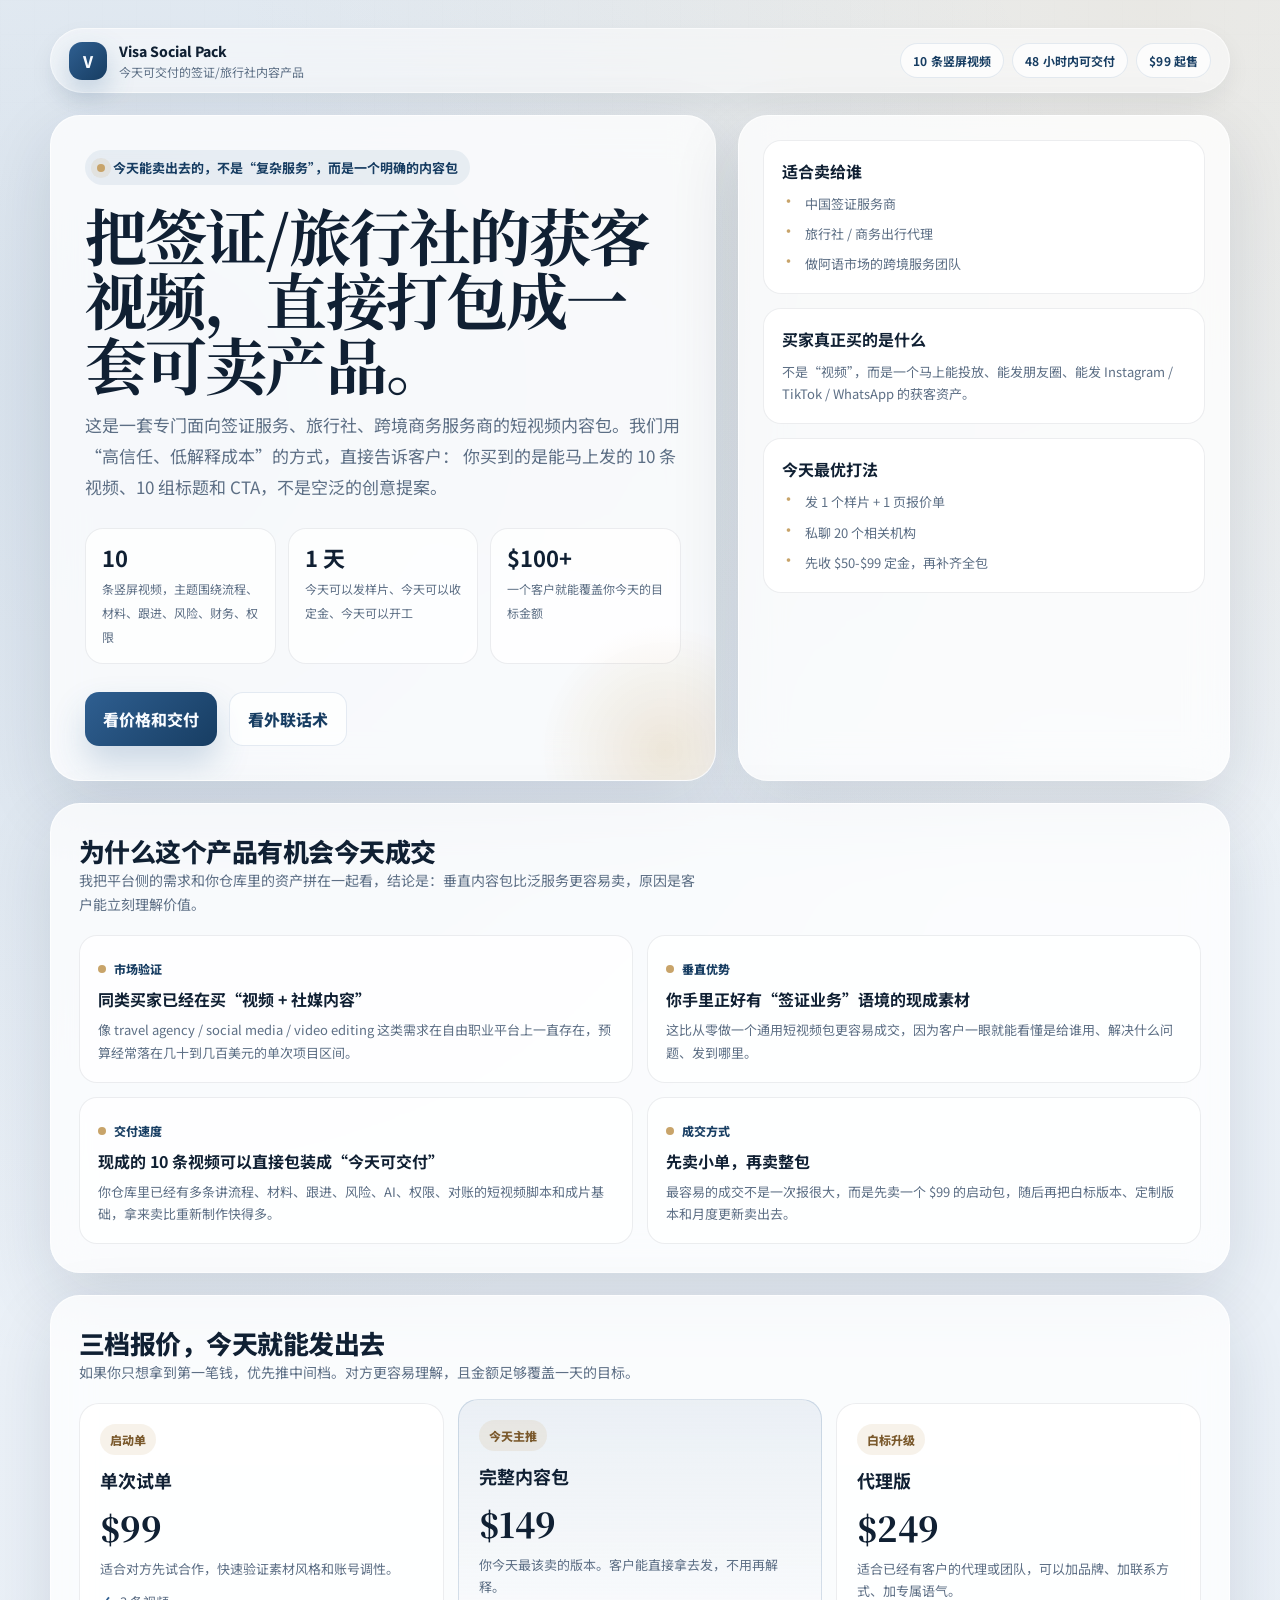
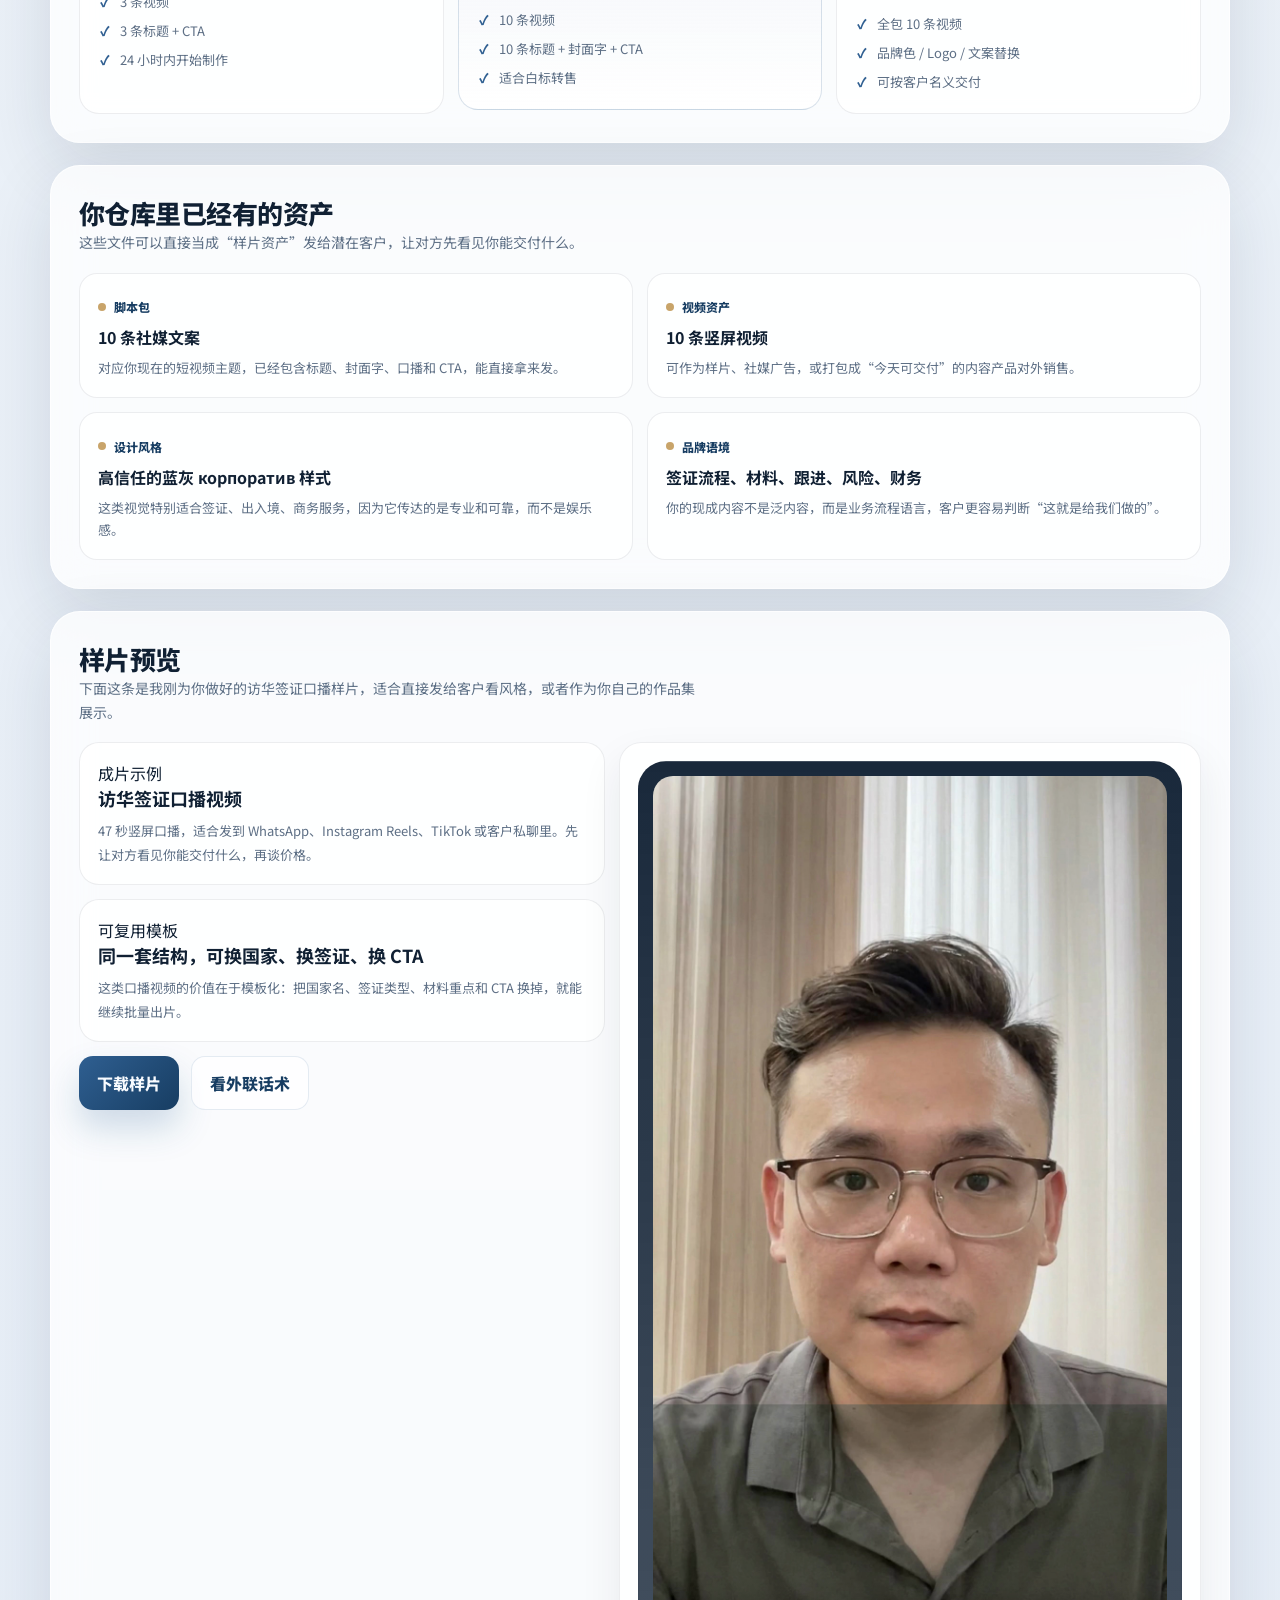
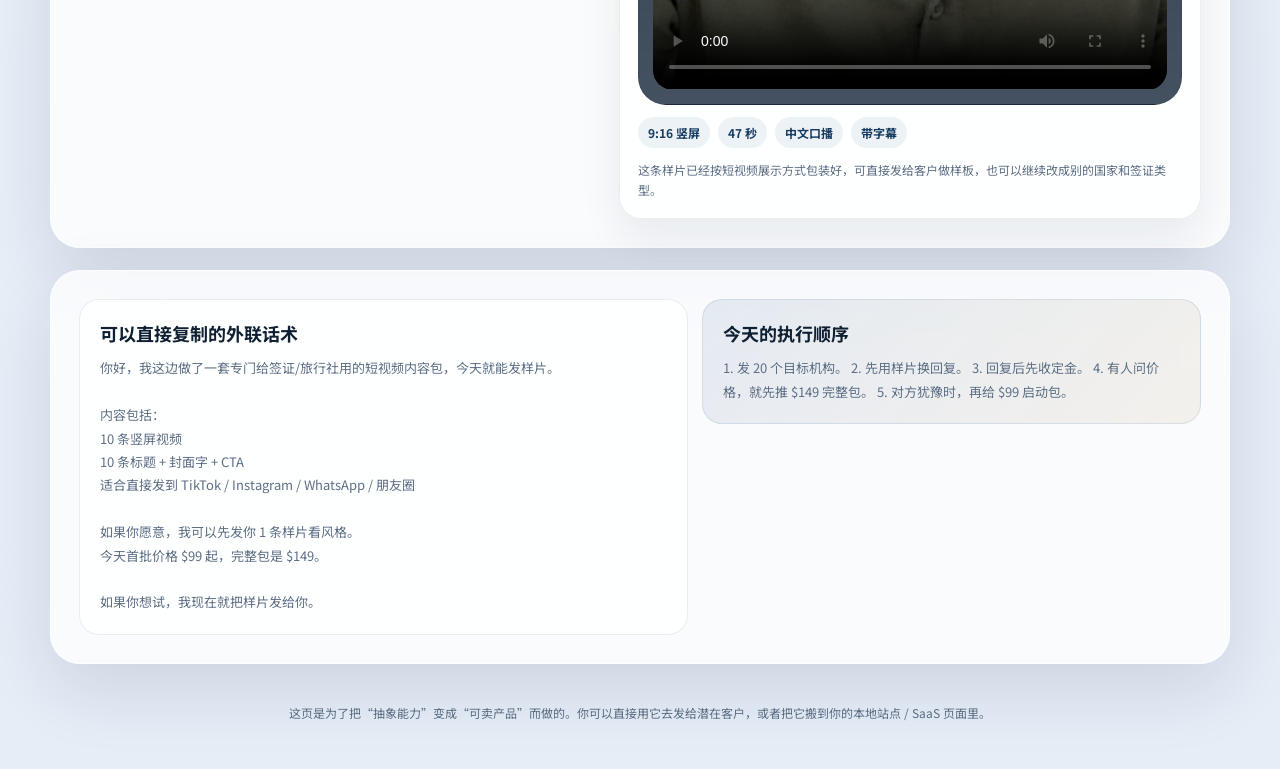
<file: offer.html>
<!doctype html>
<html lang="zh-CN">
  <head>
    <meta charset="UTF-8" />
    <meta name="viewport" content="width=device-width, initial-scale=1.0" />
    <title>今天可交付的签证/旅行社短视频包</title>
    <link rel="preconnect" href="https://fonts.googleapis.com" />
    <link rel="preconnect" href="https://fonts.gstatic.com" crossorigin />
    <link
      href="https://fonts.googleapis.com/css2?family=Noto+Sans+SC:wght@400;500;600;700;800&family=Noto+Serif+SC:wght@600;700;800&display=swap"
      rel="stylesheet"
    />
    <style>
      :root {
        --bg: #eef3f8;
        --bg-2: #e5edf7;
        --surface: rgba(255, 255, 255, 0.76);
        --surface-strong: #ffffff;
        --line: rgba(24, 45, 72, 0.12);
        --text: #102033;
        --muted: #5d6f85;
        --blue: #2f5f91;
        --blue-2: #173d62;
        --gold: #c8a46a;
        --gold-soft: rgba(200, 164, 106, 0.18);
        --shadow: 0 24px 70px rgba(18, 35, 58, 0.12);
        --radius-xl: 30px;
        --radius-lg: 22px;
        --radius-md: 16px;
        --radius-sm: 12px;
      }

      * {
        box-sizing: border-box;
      }

      html {
        scroll-behavior: smooth;
      }

      body {
        margin: 0;
        color: var(--text);
        font-family: "Noto Sans SC", system-ui, -apple-system, BlinkMacSystemFont, "Segoe UI", sans-serif;
        background:
          radial-gradient(circle at 10% 10%, rgba(47, 95, 145, 0.12), transparent 26%),
          radial-gradient(circle at 90% 0%, rgba(200, 164, 106, 0.14), transparent 22%),
          linear-gradient(180deg, var(--bg) 0%, var(--bg-2) 100%);
        min-height: 100vh;
        overflow-x: hidden;
      }

      body::before {
        content: "";
        position: fixed;
        inset: 0;
        pointer-events: none;
        background-image:
          linear-gradient(rgba(16, 32, 51, 0.02) 1px, transparent 1px),
          linear-gradient(90deg, rgba(16, 32, 51, 0.02) 1px, transparent 1px);
        background-size: 34px 34px;
        mask-image: linear-gradient(180deg, rgba(0, 0, 0, 0.12), transparent 70%);
      }

      .wrap {
        width: min(1180px, calc(100% - 32px));
        margin: 0 auto;
        padding: 28px 0 44px;
        position: relative;
        z-index: 1;
      }

      .topbar {
        display: flex;
        align-items: center;
        justify-content: space-between;
        gap: 16px;
        padding: 12px 18px;
        border: 1px solid rgba(255, 255, 255, 0.55);
        border-radius: 999px;
        background: rgba(255, 255, 255, 0.52);
        backdrop-filter: blur(18px);
        box-shadow: 0 10px 24px rgba(16, 32, 51, 0.06);
      }

      .brand {
        display: flex;
        align-items: center;
        gap: 12px;
        min-width: 0;
      }

      .brand-mark {
        width: 38px;
        height: 38px;
        border-radius: 13px;
        display: grid;
        place-items: center;
        color: #f8fbff;
        background: linear-gradient(135deg, var(--blue), var(--blue-2));
        box-shadow: 0 12px 28px rgba(47, 95, 145, 0.26);
        font-weight: 800;
      }

      .brand-copy h1 {
        margin: 0;
        font-size: 14px;
        font-weight: 800;
      }

      .brand-copy p {
        margin: 2px 0 0;
        font-size: 12px;
        color: var(--muted);
      }

      .badge-row {
        display: flex;
        flex-wrap: wrap;
        justify-content: flex-end;
        gap: 8px;
      }

      .badge {
        padding: 8px 12px;
        border-radius: 999px;
        font-size: 12px;
        font-weight: 700;
        letter-spacing: 0.01em;
        border: 1px solid rgba(47, 95, 145, 0.12);
        background: rgba(255, 255, 255, 0.72);
        color: var(--blue-2);
      }

      .hero {
        display: grid;
        grid-template-columns: 1.15fr 0.85fr;
        gap: 22px;
        margin-top: 22px;
      }

      .panel {
        border: 1px solid rgba(255, 255, 255, 0.7);
        background: var(--surface);
        backdrop-filter: blur(20px);
        border-radius: var(--radius-xl);
        box-shadow: var(--shadow);
      }

      .hero-main {
        padding: 34px;
        position: relative;
        overflow: hidden;
      }

      .hero-main::after {
        content: "";
        position: absolute;
        inset: auto -80px -100px auto;
        width: 260px;
        height: 260px;
        border-radius: 50%;
        background: radial-gradient(circle, rgba(200, 164, 106, 0.24), transparent 68%);
        pointer-events: none;
      }

      .eyebrow {
        display: inline-flex;
        align-items: center;
        gap: 8px;
        padding: 8px 12px;
        border-radius: 999px;
        background: rgba(47, 95, 145, 0.08);
        color: var(--blue-2);
        font-size: 13px;
        font-weight: 700;
      }

      .eyebrow-dot {
        width: 8px;
        height: 8px;
        border-radius: 50%;
        background: var(--gold);
        box-shadow: 0 0 0 6px rgba(200, 164, 106, 0.14);
      }

      h2 {
        margin: 18px 0 14px;
        font-family: "Noto Serif SC", serif;
        font-size: clamp(34px, 6vw, 62px);
        line-height: 1.04;
        letter-spacing: -0.03em;
      }

      .lede {
        margin: 0;
        max-width: 720px;
        font-size: 17px;
        line-height: 1.8;
        color: var(--muted);
      }

      .stat-row {
        display: grid;
        grid-template-columns: repeat(3, minmax(0, 1fr));
        gap: 12px;
        margin-top: 26px;
      }

      .stat {
        padding: 16px;
        border-radius: 18px;
        background: rgba(255, 255, 255, 0.75);
        border: 1px solid rgba(16, 32, 51, 0.08);
      }

      .stat strong {
        display: block;
        font-size: 22px;
        line-height: 1.1;
        margin-bottom: 6px;
      }

      .stat span {
        font-size: 12px;
        color: var(--muted);
      }

      .cta-row {
        display: flex;
        flex-wrap: wrap;
        gap: 12px;
        margin-top: 28px;
      }

      .btn {
        display: inline-flex;
        align-items: center;
        justify-content: center;
        gap: 10px;
        padding: 14px 18px;
        border-radius: 14px;
        text-decoration: none;
        font-weight: 800;
        transition: transform 0.2s ease, box-shadow 0.2s ease, background 0.2s ease;
      }

      .btn:hover {
        transform: translateY(-1px);
      }

      .btn-primary {
        color: #f8fbff;
        background: linear-gradient(135deg, var(--blue), var(--blue-2));
        box-shadow: 0 18px 34px rgba(47, 95, 145, 0.22);
      }

      .btn-secondary {
        color: var(--blue-2);
        background: rgba(255, 255, 255, 0.74);
        border: 1px solid rgba(47, 95, 145, 0.12);
      }

      .hero-side {
        padding: 24px;
        display: grid;
        gap: 14px;
        align-content: start;
      }

      .mini-card {
        padding: 18px;
        border-radius: 18px;
        background: var(--surface-strong);
        border: 1px solid rgba(16, 32, 51, 0.08);
      }

      .mini-card h3 {
        margin: 0 0 10px;
        font-size: 16px;
      }

      .mini-card p,
      .mini-card li {
        margin: 0;
        font-size: 13px;
        line-height: 1.7;
        color: var(--muted);
      }

      .mini-list {
        display: grid;
        gap: 8px;
        padding: 0;
        margin: 0;
        list-style: none;
      }

      .mini-list li {
        display: flex;
        gap: 10px;
        align-items: flex-start;
      }

      .mini-list li::before {
        content: "•";
        color: var(--gold);
        font-weight: 900;
        line-height: 1.2;
      }

      .section {
        margin-top: 22px;
        padding: 28px;
      }

      .section-head {
        display: flex;
        align-items: flex-end;
        justify-content: space-between;
        gap: 16px;
        margin-bottom: 18px;
      }

      .section-head h3 {
        margin: 0;
        font-size: 26px;
        font-weight: 800;
        letter-spacing: -0.02em;
      }

      .section-head p {
        margin: 0;
        max-width: 620px;
        color: var(--muted);
        line-height: 1.7;
        font-size: 14px;
      }

      .grid-2 {
        display: grid;
        grid-template-columns: repeat(2, minmax(0, 1fr));
        gap: 14px;
      }

      .feature {
        padding: 18px;
        border-radius: 18px;
        background: rgba(255, 255, 255, 0.78);
        border: 1px solid rgba(16, 32, 51, 0.08);
      }

      .feature .tag {
        display: inline-flex;
        align-items: center;
        gap: 8px;
        font-size: 12px;
        font-weight: 800;
        color: var(--blue-2);
        margin-bottom: 10px;
      }

      .feature .tag::before {
        content: "";
        width: 8px;
        height: 8px;
        border-radius: 50%;
        background: var(--gold);
      }

      .feature h4 {
        margin: 0 0 8px;
        font-size: 16px;
      }

      .feature p {
        margin: 0;
        color: var(--muted);
        font-size: 13px;
        line-height: 1.7;
      }

      .pricing {
        display: grid;
        grid-template-columns: repeat(3, minmax(0, 1fr));
        gap: 14px;
      }

      .price {
        padding: 20px;
        border-radius: 20px;
        background: rgba(255, 255, 255, 0.82);
        border: 1px solid rgba(16, 32, 51, 0.08);
        position: relative;
        overflow: hidden;
      }

      .price.featured {
        background: linear-gradient(180deg, rgba(47, 95, 145, 0.08), rgba(255, 255, 255, 0.96));
        border-color: rgba(47, 95, 145, 0.18);
        transform: translateY(-4px);
      }

      .price .label {
        display: inline-flex;
        padding: 7px 10px;
        border-radius: 999px;
        background: rgba(200, 164, 106, 0.14);
        color: #7b5a2d;
        font-size: 12px;
        font-weight: 800;
      }

      .price h4 {
        margin: 12px 0 6px;
        font-size: 18px;
      }

      .amount {
        font-family: "Noto Serif SC", serif;
        font-size: 34px;
        font-weight: 800;
        margin: 10px 0 6px;
      }

      .price p {
        margin: 0 0 12px;
        color: var(--muted);
        font-size: 13px;
        line-height: 1.7;
      }

      .price ul {
        margin: 0;
        padding: 0;
        list-style: none;
        display: grid;
        gap: 8px;
      }

      .price li {
        display: flex;
        gap: 10px;
        color: var(--muted);
        font-size: 13px;
        line-height: 1.6;
      }

      .price li::before {
        content: "✓";
        color: var(--blue);
        font-weight: 900;
      }

      .bottom {
        display: grid;
        grid-template-columns: 1.1fr 0.9fr;
        gap: 14px;
        align-items: start;
      }

      .script-box {
        padding: 20px;
        border-radius: 20px;
        background: rgba(255, 255, 255, 0.84);
        border: 1px solid rgba(16, 32, 51, 0.08);
      }

      .script-box h4 {
        margin: 0 0 10px;
        font-size: 18px;
      }

      .script-box pre {
        margin: 0;
        white-space: pre-wrap;
        font-family: inherit;
        color: var(--muted);
        font-size: 13px;
        line-height: 1.8;
      }

      .note {
        padding: 20px;
        border-radius: 20px;
        background: linear-gradient(135deg, rgba(47, 95, 145, 0.1), rgba(200, 164, 106, 0.12));
        border: 1px solid rgba(47, 95, 145, 0.12);
      }

      .note h4 {
        margin: 0 0 10px;
        font-size: 18px;
      }

      .note p {
        margin: 0;
        color: var(--muted);
        font-size: 13px;
        line-height: 1.8;
      }

      .sample-grid {
        display: grid;
        grid-template-columns: 0.95fr 1.05fr;
        gap: 14px;
        align-items: start;
      }

      .sample-copy {
        display: grid;
        gap: 14px;
      }

      .sample-clip {
        padding: 18px;
        border-radius: 20px;
        background: rgba(255, 255, 255, 0.84);
        border: 1px solid rgba(16, 32, 51, 0.08);
      }

      .sample-clip h4 {
        margin: 0 0 8px;
        font-size: 18px;
      }

      .sample-clip p {
        margin: 0;
        color: var(--muted);
        font-size: 13px;
        line-height: 1.8;
      }

      .sample-actions {
        display: flex;
        flex-wrap: wrap;
        gap: 12px;
      }

      .sample-video {
        padding: 18px;
        border-radius: 22px;
        background: rgba(255, 255, 255, 0.84);
        border: 1px solid rgba(16, 32, 51, 0.08);
        box-shadow: 0 18px 40px rgba(16, 32, 51, 0.08);
      }

      .phone-frame {
        padding: 14px;
        border-radius: 28px;
        background: linear-gradient(180deg, rgba(16, 32, 51, 0.96), rgba(16, 32, 51, 0.78));
        border: 1px solid rgba(16, 32, 51, 0.08);
      }

      .phone-frame video {
        display: block;
        width: 100%;
        aspect-ratio: 9 / 16;
        object-fit: cover;
        border-radius: 20px;
        background: #000;
      }

      .sample-meta {
        display: flex;
        flex-wrap: wrap;
        gap: 8px;
        margin-top: 12px;
      }

      .sample-meta span {
        padding: 7px 10px;
        border-radius: 999px;
        background: rgba(47, 95, 145, 0.08);
        color: var(--blue-2);
        font-size: 12px;
        font-weight: 700;
      }

      .sample-caption {
        margin: 12px 0 0;
        color: var(--muted);
        font-size: 12px;
        line-height: 1.7;
      }

      .footer {
        margin-top: 22px;
        padding: 18px 8px 4px;
        color: var(--muted);
        font-size: 12px;
        text-align: center;
      }

      @media (max-width: 980px) {
        .hero,
        .bottom,
        .pricing {
          grid-template-columns: 1fr;
        }

        .section-head,
        .topbar {
          flex-direction: column;
          align-items: flex-start;
        }

        .badge-row {
          justify-content: flex-start;
        }

        .stat-row,
        .grid-2,
        .sample-grid {
          grid-template-columns: 1fr;
        }
      }

      @media (max-width: 720px) {
        .wrap {
          width: min(100% - 20px, 1180px);
          padding-top: 14px;
        }

        .hero-main,
        .section,
        .hero-side {
          padding: 20px;
        }

        h2 {
          font-size: 34px;
        }

        .section-head h3 {
          font-size: 22px;
        }

        .btn {
          width: 100%;
        }

        .cta-row {
          display: grid;
        }

        .sample-actions {
          display: grid;
        }
      }
    </style>
  </head>
  <body>
    <div class="wrap">
      <header class="topbar">
        <div class="brand">
          <div class="brand-mark">V</div>
          <div class="brand-copy">
            <h1>Visa Social Pack</h1>
            <p>今天可交付的签证/旅行社内容产品</p>
          </div>
        </div>
        <div class="badge-row">
          <div class="badge">10 条竖屏视频</div>
          <div class="badge">48 小时内可交付</div>
          <div class="badge">$99 起售</div>
        </div>
      </header>

      <section class="hero">
        <div class="panel hero-main">
          <div class="eyebrow"><span class="eyebrow-dot"></span> 今天能卖出去的，不是“复杂服务”，而是一个明确的内容包</div>
          <h2>把签证/旅行社的获客视频，直接打包成一套可卖产品。</h2>
          <p class="lede">
            这是一套专门面向签证服务、旅行社、跨境商务服务商的短视频内容包。我们用“高信任、低解释成本”的方式，直接告诉客户：
            你买到的是能马上发的 10 条视频、10 组标题和 CTA，不是空泛的创意提案。
          </p>

          <div class="stat-row">
            <div class="stat">
              <strong>10</strong>
              <span>条竖屏视频，主题围绕流程、材料、跟进、风险、财务、权限</span>
            </div>
            <div class="stat">
              <strong>1 天</strong>
              <span>今天可以发样片、今天可以收定金、今天可以开工</span>
            </div>
            <div class="stat">
              <strong>$100+</strong>
              <span>一个客户就能覆盖你今天的目标金额</span>
            </div>
          </div>

          <div class="cta-row">
            <a class="btn btn-primary" href="#pricing">看价格和交付</a>
            <a class="btn btn-secondary" href="#outreach">看外联话术</a>
          </div>
        </div>

        <aside class="panel hero-side">
          <div class="mini-card">
            <h3>适合卖给谁</h3>
            <ul class="mini-list">
              <li>中国签证服务商</li>
              <li>旅行社 / 商务出行代理</li>
              <li>做阿语市场的跨境服务团队</li>
            </ul>
          </div>
          <div class="mini-card">
            <h3>买家真正买的是什么</h3>
            <p>不是“视频”，而是一个马上能投放、能发朋友圈、能发 Instagram / TikTok / WhatsApp 的获客资产。</p>
          </div>
          <div class="mini-card">
            <h3>今天最优打法</h3>
            <ul class="mini-list">
              <li>发 1 个样片 + 1 页报价单</li>
              <li>私聊 20 个相关机构</li>
              <li>先收 $50-$99 定金，再补齐全包</li>
            </ul>
          </div>
        </aside>
      </section>

      <section class="panel section">
        <div class="section-head">
          <div>
            <h3>为什么这个产品有机会今天成交</h3>
            <p>我把平台侧的需求和你仓库里的资产拼在一起看，结论是：垂直内容包比泛服务更容易卖，原因是客户能立刻理解价值。</p>
          </div>
        </div>
        <div class="grid-2">
          <div class="feature">
            <div class="tag">市场验证</div>
            <h4>同类买家已经在买“视频 + 社媒内容”</h4>
            <p>像 travel agency / social media / video editing 这类需求在自由职业平台上一直存在，预算经常落在几十到几百美元的单次项目区间。</p>
          </div>
          <div class="feature">
            <div class="tag">垂直优势</div>
            <h4>你手里正好有“签证业务”语境的现成素材</h4>
            <p>这比从零做一个通用短视频包更容易成交，因为客户一眼就能看懂是给谁用、解决什么问题、发到哪里。</p>
          </div>
          <div class="feature">
            <div class="tag">交付速度</div>
            <h4>现成的 10 条视频可以直接包装成“今天可交付”</h4>
            <p>你仓库里已经有多条讲流程、材料、跟进、风险、AI、权限、对账的短视频脚本和成片基础，拿来卖比重新制作快得多。</p>
          </div>
          <div class="feature">
            <div class="tag">成交方式</div>
            <h4>先卖小单，再卖整包</h4>
            <p>最容易的成交不是一次报很大，而是先卖一个 $99 的启动包，随后再把白标版本、定制版本和月度更新卖出去。</p>
          </div>
        </div>
      </section>

      <section id="pricing" class="panel section">
        <div class="section-head">
          <div>
            <h3>三档报价，今天就能发出去</h3>
            <p>如果你只想拿到第一笔钱，优先推中间档。对方更容易理解，且金额足够覆盖一天的目标。</p>
          </div>
        </div>

        <div class="pricing">
          <div class="price">
            <span class="label">启动单</span>
            <h4>单次试单</h4>
            <div class="amount">$99</div>
            <p>适合对方先试合作，快速验证素材风格和账号调性。</p>
            <ul>
              <li>3 条视频</li>
              <li>3 条标题 + CTA</li>
              <li>24 小时内开始制作</li>
            </ul>
          </div>

          <div class="price featured">
            <span class="label">今天主推</span>
            <h4>完整内容包</h4>
            <div class="amount">$149</div>
            <p>你今天最该卖的版本。客户能直接拿去发，不用再解释。</p>
            <ul>
              <li>10 条视频</li>
              <li>10 条标题 + 封面字 + CTA</li>
              <li>适合白标转售</li>
            </ul>
          </div>

          <div class="price">
            <span class="label">白标升级</span>
            <h4>代理版</h4>
            <div class="amount">$249</div>
            <p>适合已经有客户的代理或团队，可以加品牌、加联系方式、加专属语气。</p>
            <ul>
              <li>全包 10 条视频</li>
              <li>品牌色 / Logo / 文案替换</li>
              <li>可按客户名义交付</li>
            </ul>
          </div>
        </div>
      </section>

      <section class="panel section">
        <div class="section-head">
          <div>
            <h3>你仓库里已经有的资产</h3>
            <p>这些文件可以直接当成“样片资产”发给潜在客户，让对方先看见你能交付什么。</p>
          </div>
        </div>

        <div class="grid-2">
          <div class="feature">
            <div class="tag">脚本包</div>
            <h4>10 条社媒文案</h4>
            <p>对应你现在的短视频主题，已经包含标题、封面字、口播和 CTA，能直接拿来发。</p>
          </div>
          <div class="feature">
            <div class="tag">视频资产</div>
            <h4>10 条竖屏视频</h4>
            <p>可作为样片、社媒广告，或打包成“今天可交付”的内容产品对外销售。</p>
          </div>
          <div class="feature">
            <div class="tag">设计风格</div>
            <h4>高信任的蓝灰 корпоратив 样式</h4>
            <p>这类视觉特别适合签证、出入境、商务服务，因为它传达的是专业和可靠，而不是娱乐感。</p>
          </div>
          <div class="feature">
            <div class="tag">品牌语境</div>
            <h4>签证流程、材料、跟进、风险、财务</h4>
            <p>你的现成内容不是泛内容，而是业务流程语言，客户更容易判断“这就是给我们做的”。</p>
          </div>
        </div>
      </section>

      <section class="panel section">
        <div class="section-head">
          <div>
            <h3>样片预览</h3>
            <p>下面这条是我刚为你做好的访华签证口播样片，适合直接发给客户看风格，或者作为你自己的作品集展示。</p>
          </div>
        </div>

        <div class="sample-grid">
          <div class="sample-copy">
            <div class="sample-clip">
              <div class="tag">成片示例</div>
              <h4>访华签证口播视频</h4>
              <p>
                47 秒竖屏口播，适合发到 WhatsApp、Instagram Reels、TikTok 或客户私聊里。先让对方看见你能交付什么，再谈价格。
              </p>
            </div>

            <div class="sample-clip">
              <div class="tag">可复用模板</div>
              <h4>同一套结构，可换国家、换签证、换 CTA</h4>
              <p>
                这类口播视频的价值在于模板化：把国家名、签证类型、材料重点和 CTA 换掉，就能继续批量出片。
              </p>
            </div>

            <div class="sample-actions">
              <a class="btn btn-primary" href="assets/china-visa-leadgen.mp4" download>下载样片</a>
              <a class="btn btn-secondary" href="#outreach">看外联话术</a>
            </div>
          </div>

          <div class="sample-video">
            <div class="phone-frame">
              <video controls playsinline preload="metadata" poster="assets/china-visa-leadgen-preview.png">
                <source src="assets/china-visa-leadgen.mp4" type="video/mp4" />
                <track kind="captions" src="assets/china-visa-leadgen.vtt" srclang="zh" label="中文" default />
                你的浏览器不支持视频播放。
              </video>
            </div>
            <div class="sample-meta">
              <span>9:16 竖屏</span>
              <span>47 秒</span>
              <span>中文口播</span>
              <span>带字幕</span>
            </div>
            <p class="sample-caption">
              这条样片已经按短视频展示方式包装好，可直接发给客户做样板，也可以继续改成别的国家和签证类型。
            </p>
          </div>
        </div>
      </section>

      <section id="outreach" class="panel section bottom">
        <div class="script-box">
          <h4>可以直接复制的外联话术</h4>
          <pre>你好，我这边做了一套专门给签证/旅行社用的短视频内容包，今天就能发样片。

内容包括：
10 条竖屏视频
10 条标题 + 封面字 + CTA
适合直接发到 TikTok / Instagram / WhatsApp / 朋友圈

如果你愿意，我可以先发你 1 条样片看风格。
今天首批价格 $99 起，完整包是 $149。

如果你想试，我现在就把样片发给你。</pre>
        </div>

        <div class="note">
          <h4>今天的执行顺序</h4>
          <p>
            1. 发 20 个目标机构。 2. 先用样片换回复。 3. 回复后先收定金。 4. 有人问价格，就先推 $149 完整包。 5.
            对方犹豫时，再给 $99 启动包。
          </p>
        </div>
      </section>

      <div class="footer">
        这页是为了把“抽象能力”变成“可卖产品”而做的。你可以直接用它去发给潜在客户，或者把它搬到你的本地站点 / SaaS 页面里。
      </div>
    </div>
  </body>
</html>
</file>
